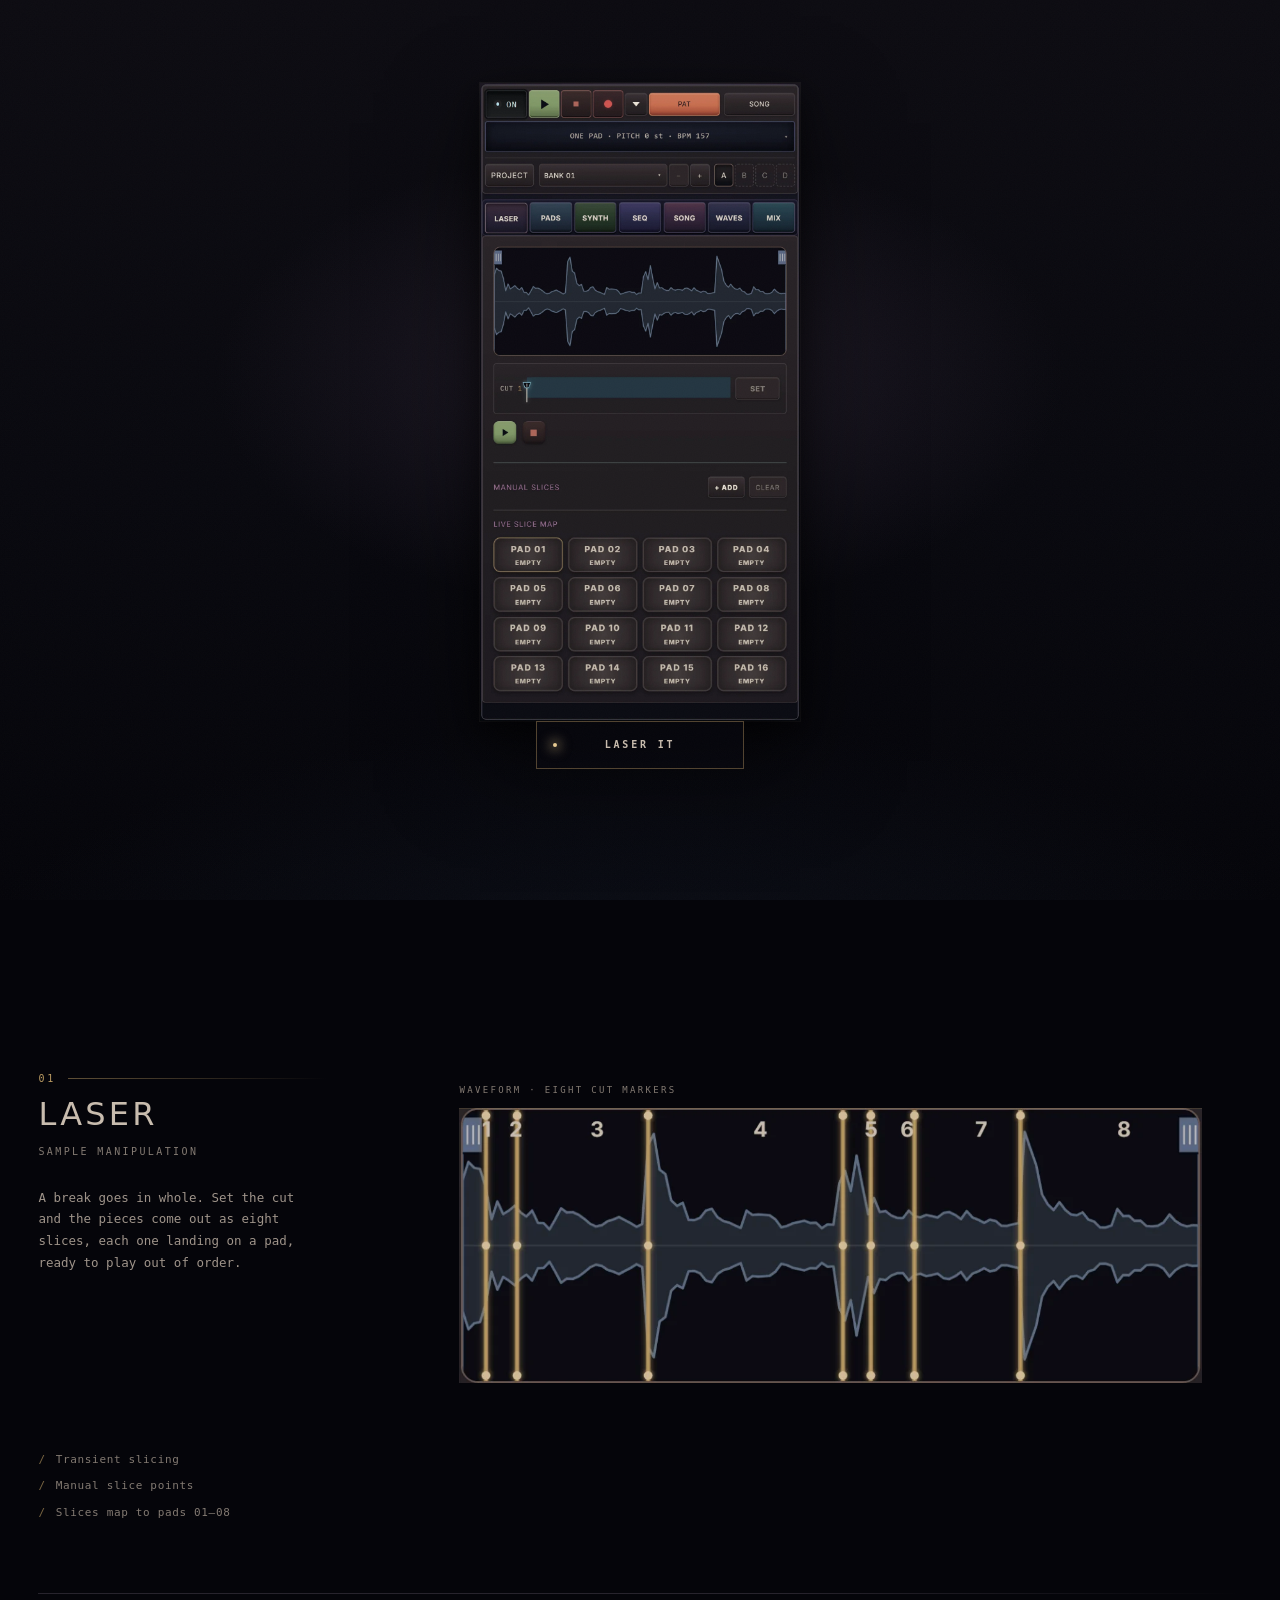
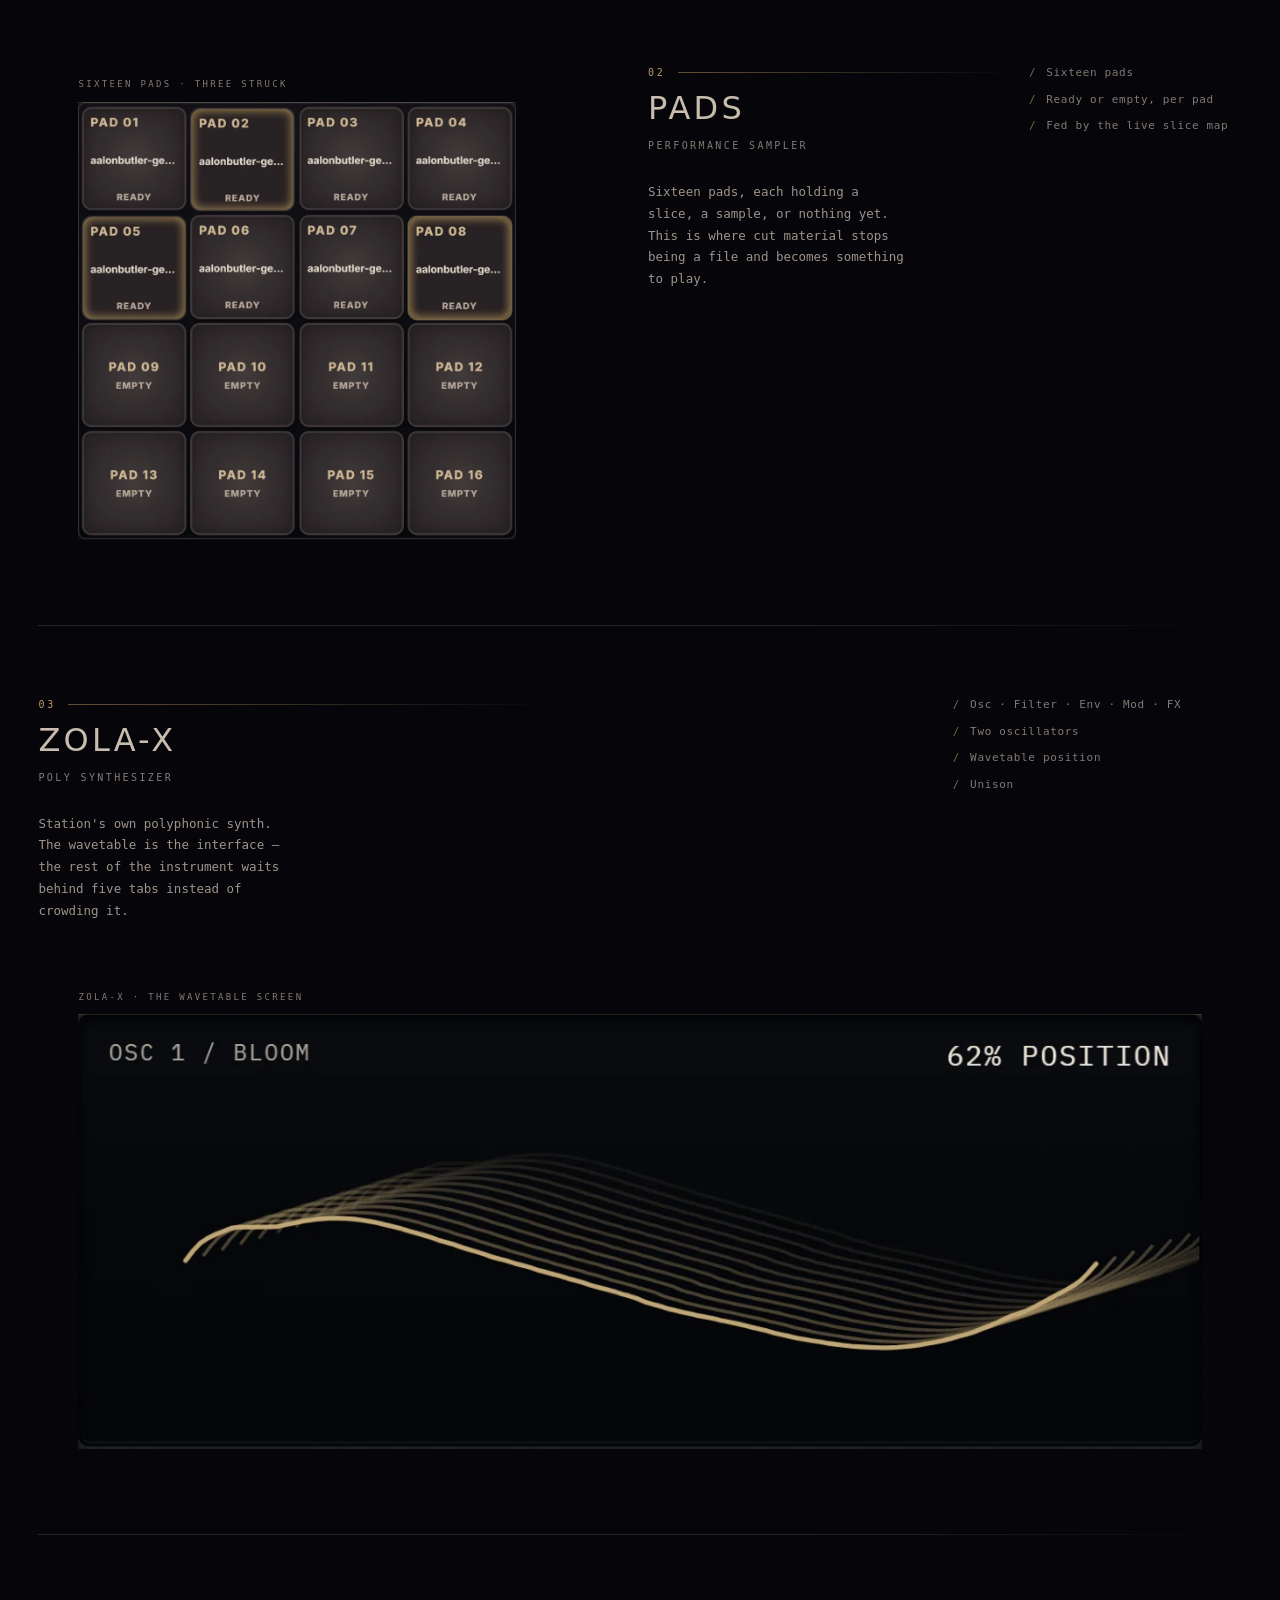
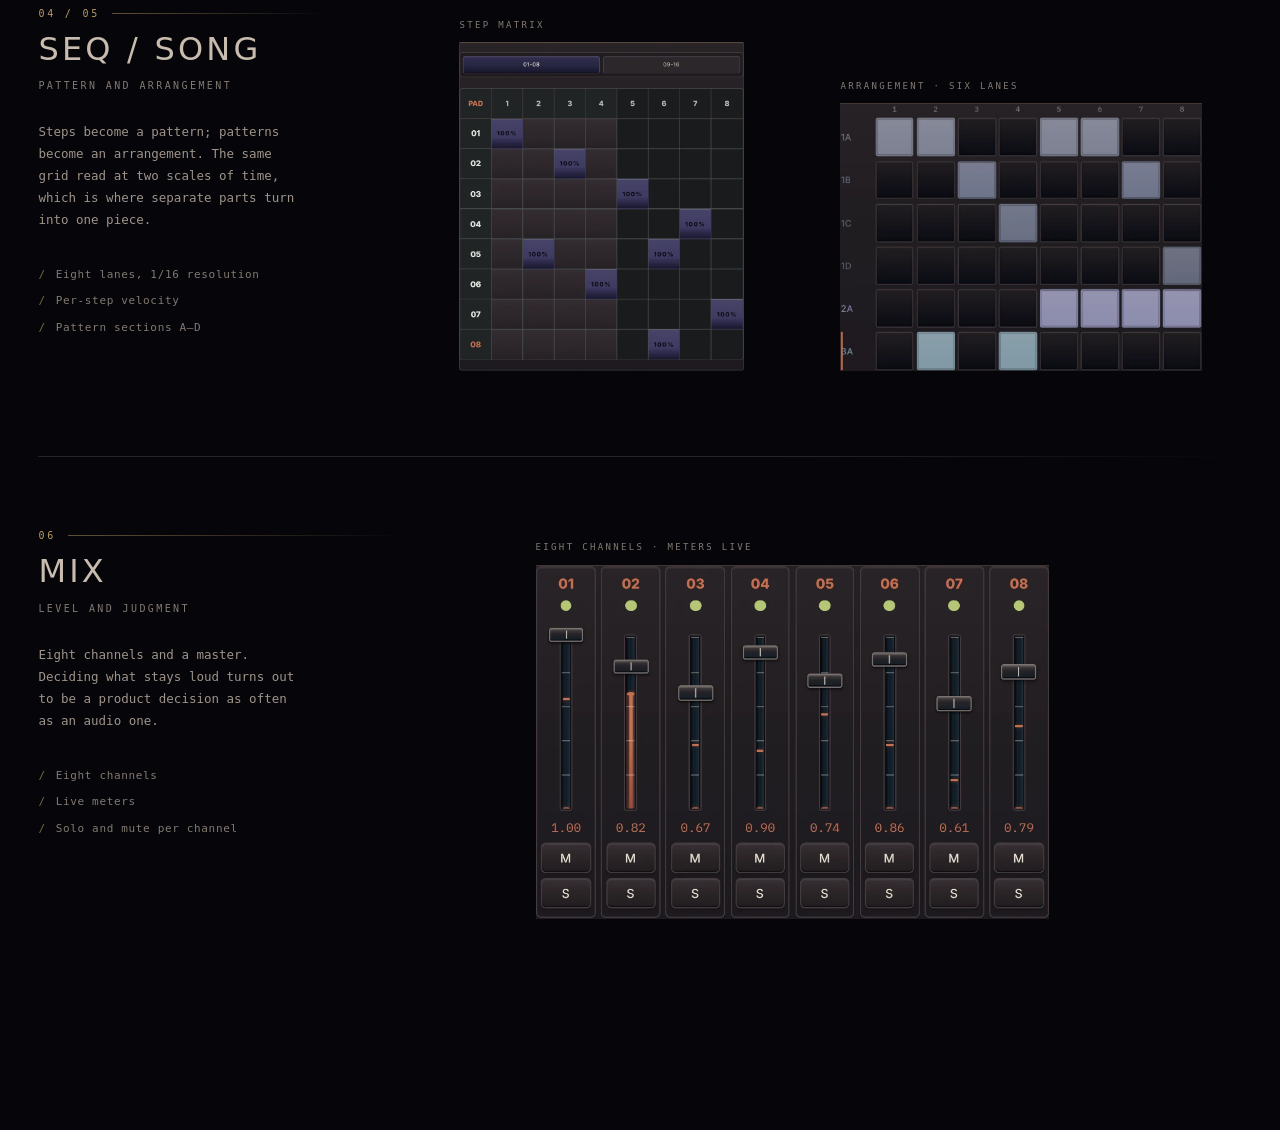
<file: index.html>
<!doctype html>
<html lang="en" class="no-js">
<head>
<meta charset="utf-8">
<meta name="viewport" content="width=device-width, initial-scale=1">
<title>Station — LASER IT</title>
<meta name="description" content="Station is a music workstation that runs in a browser tab. Cut it open along its own seams and every mode it holds comes out of the same place.">
<meta name="color-scheme" content="dark">
<script>document.documentElement.classList.remove('no-js')</script>
<link rel="preload" as="image" type="image/webp" href="media/station/final/station-laser-loaded.webp" fetchpriority="high">
<link rel="preload" as="image" type="image/webp" href="media/station/final/station-laser-cut.webp">
<link rel="stylesheet" href="styles/grid.css">
<link rel="stylesheet" href="styles/site.css">
<link rel="stylesheet" href="styles/hero.css">
<link rel="stylesheet" href="styles/chapters.css">
</head>
<body>

<!--
  The page has two gears.

  The overview is the poster: Station intact, one LASER IT, and everything the
  product can do. The beam changes the Station state, then five complete mode
  surfaces and four complete synth instruments leave the same source and land
  in a deterministic 12-column capability field.

  Past it the page slows down and reads like a magazine: one module per
  chapter, at reading speed, each with a screen big enough to become the real
  thing later.

  TODO(content): the masthead still needs the builder's byline, and every lede
  and spec list below is provisional. ASSET_PLAN.md "Missing-content rule".
-->

<main>

<section class="hero" id="stage" data-state="intact" aria-labelledby="heroTitle">
  <h1 class="visually-hidden" id="heroTitle">Station — a music workstation in a browser tab</h1>
  <p class="visually-hidden" id="heroStatus" role="status" aria-live="polite">Station is ready.</p>

  <div class="hero__canvas">
    <div class="hero__source" id="heroSource">
      <figure class="hero__station">
        <div class="hero__station-media" id="stationMedia">
          <img class="hero__station-before"
               src="media/station/final/station-laser-loaded.webp"
               width="1000" height="1996" fetchpriority="high" decoding="sync"
               alt="The complete Station music workstation in its Laser view.">
          <img class="hero__station-after"
               src="media/station/final/station-laser-cut.webp"
               width="1000" height="1996" decoding="async" alt="">
          <span class="hero__laser" aria-hidden="true"></span>
          <span class="hero__laser-trail" aria-hidden="true"></span>
        </div>
        <figcaption class="visually-hidden">One complete Station hides sampling, pads, synthesis, sequencing, arrangement and mixing.</figcaption>
      </figure>

      <button class="hero__trigger" id="laserIt" type="button" aria-describedby="heroActionHint">
        <span>Laser it</span>
        <i aria-hidden="true"></i>
      </button>
      <p class="visually-hidden" id="heroActionHint">Reveal everything inside Station.</p>
    </div>

    <ol class="hero__cards" id="capabilityCards" aria-label="Station capabilities" aria-hidden="true">
      <li class="capability capability--laser" data-mode="laser">
        <figure>
          <img data-src="media/station/final/capability-laser.webp" width="960" height="1405" alt="The complete Laser mode with sliced waveform, cut controls and live slice map.">
          <figcaption><span>01</span> Laser</figcaption>
        </figure>
      </li>
      <li class="capability capability--pads" data-mode="pads">
        <figure>
          <img data-src="media/station/final/capability-pads.webp" width="960" height="983" alt="The complete Pads mode with sixteen performance pads.">
          <figcaption><span>02</span> Pads</figcaption>
        </figure>
      </li>
      <li class="capability capability--bassic" data-mode="synth-bassic">
        <figure>
          <img data-src="media/station/final/capability-synth-bassic.webp" width="960" height="1196" alt="The complete BASSIC synthesizer panel.">
          <figcaption><span>03A · Synth</span> Bassic</figcaption>
        </figure>
      </li>
      <li class="capability capability--monogorg" data-mode="synth-monogorg">
        <figure>
          <img data-src="media/station/final/capability-synth-monogorg.webp" width="960" height="1179" alt="The complete MONOGORG synthesizer panel.">
          <figcaption><span>03B · Synth</span> Monogorg</figcaption>
        </figure>
      </li>
      <li class="capability capability--zola" data-mode="synth-zola-x">
        <figure>
          <img data-src="media/station/final/capability-synth-zola-x.webp" width="960" height="1154" alt="The complete ZOLA-X wavetable synthesizer panel.">
          <figcaption><span>03C · Synth</span> Zola-X</figcaption>
        </figure>
      </li>
      <li class="capability capability--drum" data-mode="synth-drum">
        <figure>
          <img data-src="media/station/final/capability-synth-drum.webp" width="960" height="903" alt="The complete Drum Synth panel in its kick voice.">
          <figcaption><span>03D · Synth</span> Drum Synth</figcaption>
        </figure>
      </li>
      <li class="capability capability--seq" data-mode="seq">
        <figure>
          <img data-src="media/station/final/capability-seq.webp" width="960" height="1094" alt="The complete step sequencer matrix.">
          <figcaption><span>04</span> Seq</figcaption>
        </figure>
      </li>
      <li class="capability capability--song" data-mode="song">
        <figure>
          <img data-src="media/station/final/capability-song.webp" width="960" height="826" alt="The complete Song arrangement with six lanes.">
          <figcaption><span>05</span> Song</figcaption>
        </figure>
      </li>
      <li class="capability capability--mix" data-mode="mix">
        <figure>
          <img data-src="media/station/final/capability-mix.webp" width="960" height="1052" alt="The complete Mix surface with eight channels and bus controls.">
          <figcaption><span>06</span> Mix</figcaption>
        </figure>
      </li>
    </ol>

    <div class="hero__flash" aria-hidden="true"></div>
    <div class="hero__grid-guide" aria-hidden="true">
      <i></i><i></i><i></i><i></i><i></i><i></i>
      <i></i><i></i><i></i><i></i><i></i><i></i>
    </div>
  </div>

  <a class="hero__scroll-cue" id="scrollCue" href="#ch-laser-title"
     aria-label="Continue to the detailed Station features" aria-hidden="true" tabindex="-1">
    <span aria-hidden="true"></span>
  </a>
</section>


<!--
  THE CHAPTERS

  Order follows the approved narrative backbone in DECISIONS.md — LASER, PADS,
  SYNTH, SEQ / SONG, MIX — not the running order of the reference sheet, which
  opens on the synth. Reordering is DOM order and nothing else.

  Every .demo__screen is a stage, not a picture. The still standing in it now
  is the module's real capture; the interaction pass replaces or overlays it
  with the working thing. Each capture has a partner state already sitting in
  assets/station/current/details/ for exactly that — pads at rest, meters idle,
  waveform uncut, wavetable sounding.
-->
<div class="chapters">

  <!-- ─── 01 already happened above: the overview and the cut ─────────── -->

  <section class="chapter ch--laser" aria-labelledby="ch-laser-title">
    <div class="chapter__grid grid">

      <div class="chapter__head">
        <p class="chapter__n">01</p>
        <h2 class="chapter__title" id="ch-laser-title">Laser</h2>
        <p class="chapter__kicker">Sample manipulation</p>
        <p class="chapter__lede">
          A break goes in whole. Set the cut and the pieces come out as eight
          slices, each one landing on a pad, ready to play out of order.
        </p>
      </div>

      <!-- interaction pass: draggable slice points, a travelling playhead.
           Partner captures: waveform-laser.png (uncut), waveform-playhead.png -->
      <figure class="demo" data-demo="laser">
        <p class="demo__mark">Waveform · eight cut markers</p>
        <div class="demo__screen" style="--ar: 1200 / 445">
          <img class="demo__still" src="media/station/details/laser-slices.webp"
               width="1200" height="445" loading="lazy" decoding="async" fetchpriority="low"
               alt="Station's waveform display, one break shown with eight gold cut markers across it.">
        </div>
      </figure>

      <ul class="specs">
        <li>Transient slicing</li>
        <li>Manual slice points</li>
        <li>Slices map to pads 01–08</li>
      </ul>

    </div>
  </section>


  <section class="chapter ch--pads" aria-labelledby="ch-pads-title">
    <div class="chapter__grid grid">

      <!-- interaction pass: press a pad, get the physical return.
           Partner capture: pads-grid.png (the same grid at rest) -->
      <figure class="demo" data-demo="pads">
        <p class="demo__mark">Sixteen pads · three struck</p>
        <div class="demo__screen" style="--ar: 1000 / 1002">
          <img class="demo__still" src="media/station/details/pads-grid.webp"
               width="1000" height="1002" loading="lazy" decoding="async" fetchpriority="low"
               alt="Station's sixteen-pad grid, three pads lit and holding slices, the rest empty.">
        </div>
      </figure>

      <div class="chapter__head">
        <p class="chapter__n">02</p>
        <h2 class="chapter__title" id="ch-pads-title">Pads</h2>
        <p class="chapter__kicker">Performance sampler</p>
        <p class="chapter__lede">
          Sixteen pads, each holding a slice, a sample, or nothing yet. This is
          where cut material stops being a file and becomes something to play.
        </p>
      </div>

      <ul class="specs">
        <li>Sixteen pads</li>
        <li>Ready or empty, per pad</li>
        <li>Fed by the live slice map</li>
      </ul>

    </div>
  </section>


  <section class="chapter ch--synth" aria-labelledby="ch-synth-title">
    <div class="chapter__grid grid">

      <div class="chapter__head">
        <p class="chapter__n">03</p>
        <h2 class="chapter__title" id="ch-synth-title">Zola-X</h2>
        <p class="chapter__kicker">Poly synthesizer</p>
        <p class="chapter__lede">
          Station's own polyphonic synth. The wavetable is the interface — the
          rest of the instrument waits behind five tabs instead of crowding it.
        </p>
      </div>

      <ul class="specs">
        <li>Osc · Filter · Env · Mod · FX</li>
        <li>Two oscillators</li>
        <li>Wavetable position</li>
        <li>Unison</li>
      </ul>

      <!-- interaction pass: the wavetable moves under the position control.
           Partner capture: wavetable-zola-x-active.png (sounding) -->
      <figure class="demo" data-demo="zola-x">
        <p class="demo__mark">ZOLA-X · the wavetable screen</p>
        <div class="demo__screen" style="--ar: 1200 / 464">
          <img class="demo__still" src="media/station/details/zola-x-wavetable.webp"
               width="1200" height="464" loading="lazy" decoding="async" fetchpriority="low"
               alt="The ZOLA-X wavetable screen: a drawn waveform surface with the position readout above it.">
        </div>
      </figure>

    </div>
  </section>


  <section class="chapter ch--seq" aria-labelledby="ch-seq-title">
    <div class="chapter__grid grid">

      <div class="chapter__head">
        <p class="chapter__n">04 / 05</p>
        <h2 class="chapter__title" id="ch-seq-title">Seq / Song</h2>
        <p class="chapter__kicker">Pattern and arrangement</p>
        <p class="chapter__lede">
          Steps become a pattern; patterns become an arrangement. The same grid
          read at two scales of time, which is where separate parts turn into
          one piece.
        </p>
        <ul class="specs" style="margin-top: calc(3 * var(--rhythm))">
          <li>Eight lanes, 1/16 resolution</li>
          <li>Per-step velocity</li>
          <li>Pattern sections A–D</li>
        </ul>
      </div>

      <!-- interaction pass: a step playhead running the matrix -->
      <figure class="demo demo--seq" data-demo="seq">
        <p class="demo__mark">Step matrix</p>
        <div class="demo__screen" style="--ar: 1000 / 1155">
          <img class="demo__still" src="media/station/details/seq-grid.webp"
               width="1000" height="1155" loading="lazy" decoding="async" fetchpriority="low"
               alt="Station's step sequencer matrix: eight lanes of sixteen steps, some steps filled.">
        </div>
      </figure>

      <figure class="demo demo--song" data-demo="song">
        <p class="demo__mark">Arrangement · six lanes</p>
        <div class="demo__screen" style="--ar: 1000 / 742">
          <img class="demo__still" src="media/station/details/song-arrangement.webp"
               width="1000" height="742" loading="lazy" decoding="async" fetchpriority="low"
               alt="Station's arrangement grid: six lanes of clips laid out across bars.">
        </div>
      </figure>

    </div>
  </section>


  <section class="chapter ch--mix" aria-labelledby="ch-mix-title">
    <div class="chapter__grid grid">

      <div class="chapter__head">
        <p class="chapter__n">06</p>
        <h2 class="chapter__title" id="ch-mix-title">Mix</h2>
        <p class="chapter__kicker">Level and judgment</p>
        <p class="chapter__lede">
          Eight channels and a master. Deciding what stays loud turns out to be
          a product decision as often as an audio one.
        </p>
        <ul class="specs" style="margin-top: calc(3 * var(--rhythm))">
          <li>Eight channels</li>
          <li>Live meters</li>
          <li>Solo and mute per channel</li>
        </ul>
      </div>

      <!-- interaction pass: the meters move.
           Partner capture: mix-faders.png (the same bank, meters idle) -->
      <figure class="demo" data-demo="mix">
        <p class="demo__mark">Eight channels · meters live</p>
        <div class="demo__screen" style="--ar: 1000 / 689">
          <img class="demo__still" src="media/station/details/mix-channels.webp"
               width="1000" height="689" loading="lazy" decoding="async" fetchpriority="low"
               alt="Station's mixer: eight channel strips with faders and moving meters, and a master strip.">
        </div>
      </figure>

    </div>
  </section>

</div>

</main>

<script src="scripts/laser.js" defer></script>
</body>
</html>
</file>
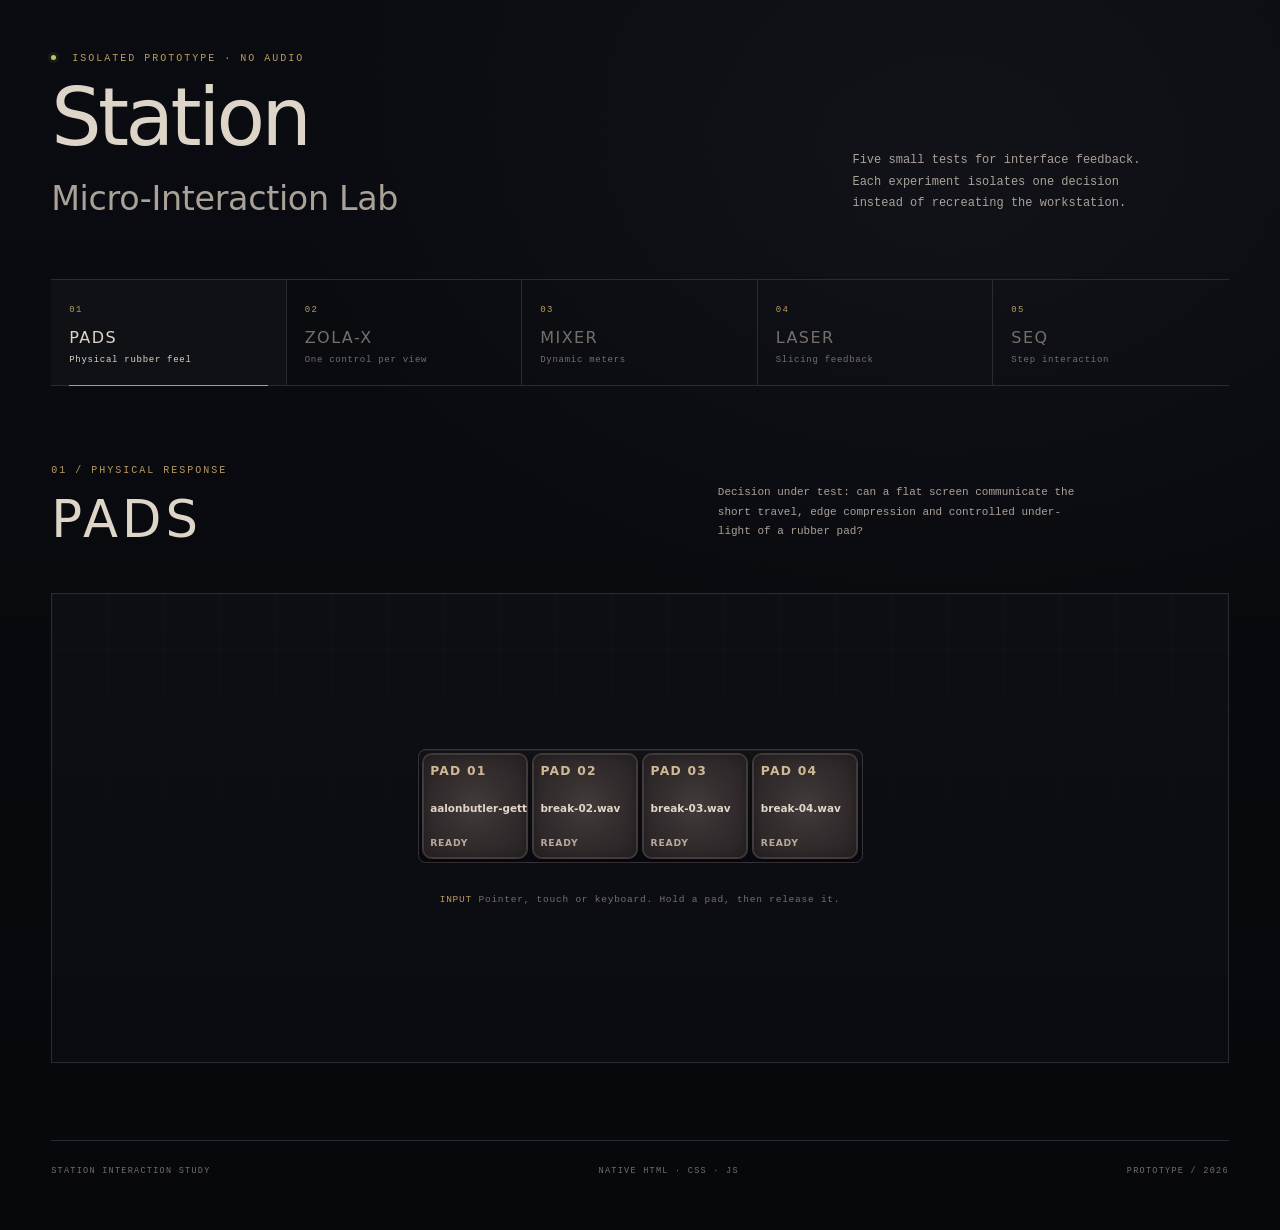
<file: prototypes/station-interactions/index.html>
<!doctype html>
<html lang="en" class="no-js">
<head>
  <meta charset="utf-8">
  <meta name="viewport" content="width=device-width, initial-scale=1">
  <meta name="color-scheme" content="dark">
  <title>Station Micro-Interaction Lab</title>
  <meta name="description" content="An isolated playground for five focused Station interface micro-interactions.">
  <script>document.documentElement.classList.remove('no-js')</script>
  <link rel="stylesheet" href="lab.css">
</head>
<body>
  <main class="lab-shell">
    <header class="lab-header">
      <div>
        <p class="eyebrow"><span class="status-dot" aria-hidden="true"></span> Isolated prototype · no audio</p>
        <h1>Station<br><span>Micro-Interaction Lab</span></h1>
      </div>
      <p class="lab-intro">Five small tests for interface feedback. Each experiment isolates one decision instead of recreating the workstation.</p>
    </header>

    <nav class="lab-nav" role="tablist" aria-label="Station micro-interaction prototypes">
      <button class="lab-tab is-active" id="tab-pads" type="button" role="tab" aria-selected="true" aria-controls="pads" data-target="pads">
        <span>01</span><strong>Pads</strong><small>Physical rubber feel</small>
      </button>
      <button class="lab-tab" id="tab-zola" type="button" role="tab" aria-selected="false" aria-controls="zola" data-target="zola" tabindex="-1">
        <span>02</span><strong>ZOLA-X</strong><small>One control per view</small>
      </button>
      <button class="lab-tab" id="tab-mixer" type="button" role="tab" aria-selected="false" aria-controls="mixer" data-target="mixer" tabindex="-1">
        <span>03</span><strong>Mixer</strong><small>Dynamic meters</small>
      </button>
      <button class="lab-tab" id="tab-laser" type="button" role="tab" aria-selected="false" aria-controls="laser" data-target="laser" tabindex="-1">
        <span>04</span><strong>Laser</strong><small>Slicing feedback</small>
      </button>
      <button class="lab-tab" id="tab-seq" type="button" role="tab" aria-selected="false" aria-controls="seq" data-target="seq" tabindex="-1">
        <span>05</span><strong>Seq</strong><small>Step interaction</small>
      </button>
    </nav>

    <section class="experiments" aria-live="off">
      <article class="experiment is-active" id="pads" role="tabpanel" aria-labelledby="tab-pads">
        <header class="experiment-head">
          <div>
            <p class="experiment-number">01 / Physical response</p>
            <h2>Pads</h2>
          </div>
          <p>Decision under test: can a flat screen communicate the short travel, edge compression and controlled under-light of a rubber pad?</p>
        </header>

        <div class="experiment-stage pads-stage">
          <div class="pad-bank" role="group" aria-label="Four playable prototype pads">
            <button class="rubber-pad" type="button" data-mechanism="pad" data-pad="01" data-pressed="false" data-playing="false" data-selected="false" data-loaded="true" aria-label="PAD 01, loaded: aalonbutler-gettinsoul.wav">
              <span class="pad-number">PAD 01</span><span class="pad-file" title="aalonbutler-gettinsoul.wav">aalonbutler-gettinsoul.wav</span><span class="pad-footer">READY</span>
            </button>
            <button class="rubber-pad" type="button" data-mechanism="pad" data-pad="02" data-pressed="false" data-playing="false" data-selected="false" data-loaded="true" aria-label="PAD 02, loaded: break-02.wav">
              <span class="pad-number">PAD 02</span><span class="pad-file" title="break-02.wav">break-02.wav</span><span class="pad-footer">READY</span>
            </button>
            <button class="rubber-pad" type="button" data-mechanism="pad" data-pad="03" data-pressed="false" data-playing="false" data-selected="false" data-loaded="true" aria-label="PAD 03, loaded: break-03.wav">
              <span class="pad-number">PAD 03</span><span class="pad-file" title="break-03.wav">break-03.wav</span><span class="pad-footer">READY</span>
            </button>
            <button class="rubber-pad" type="button" data-mechanism="pad" data-pad="04" data-pressed="false" data-playing="false" data-selected="false" data-loaded="true" aria-label="PAD 04, loaded: break-04.wav">
              <span class="pad-number">PAD 04</span><span class="pad-file" title="break-04.wav">break-04.wav</span><span class="pad-footer">READY</span>
            </button>
          </div>
          <p class="stage-note"><span>Input</span> Pointer, touch or keyboard. Hold a pad, then release it.</p>
        </div>
      </article>

      <article class="experiment" id="zola" role="tabpanel" aria-labelledby="tab-zola" hidden>
        <header class="experiment-head">
          <div>
            <p class="experiment-number">02 / Control → response</p>
            <h2>ZOLA-X</h2>
          </div>
          <p>Decision under test: can one focused control per view make the display response feel direct, technical and immediately understandable?</p>
        </header>

        <div class="experiment-stage zola-stage">
          <section class="zx-workspace" id="zolaWorkspace" aria-label="ZOLA-X visual micro-demo">
            <div class="zx-display">
              <div class="zx-display-glass">
                <div class="zx-display-readout">
                  <span id="zolaDisplayLabel">OSC 1 / BLOOM</span>
                  <output id="zolaDisplayValue">28% POSITION</output>
                </div>
                <div class="zx-display-visual">
                  <svg id="zolaDisplaySvg" viewBox="0 0 640 180" preserveAspectRatio="none" role="img" aria-label="Oscillator output with its recent history receding behind it"></svg>
                </div>
              </div>
            </div>

            <div class="zx-pages" role="group" aria-label="ZOLA-X section">
              <button class="zx-page-key" id="zx-tab-osc" type="button" data-zx-page="osc" data-engaged="true" aria-pressed="true"><span class="zx-page-face">OSC<span class="zx-lamp" aria-hidden="true"></span></span></button>
              <button class="zx-page-key" id="zx-tab-filter" type="button" data-zx-page="filter" data-engaged="false" aria-pressed="false"><span class="zx-page-face">FILTER<span class="zx-lamp" aria-hidden="true"></span></span></button>
              <button class="zx-page-key" id="zx-tab-env" type="button" data-zx-page="env" data-engaged="false" aria-pressed="false"><span class="zx-page-face">ENV<span class="zx-lamp" aria-hidden="true"></span></span></button>
              <button class="zx-page-key" id="zx-tab-mod" type="button" data-zx-page="mod" data-engaged="false" aria-pressed="false"><span class="zx-page-face">MOD<span class="zx-lamp" aria-hidden="true"></span></span></button>
            </div>

            <div class="zx-editor-panel" id="zolaControlPanel">
              <label class="zx-control zx-primary-control">
                <input id="zolaPrimaryControl" type="range" min="0" max="1" step="0.01" value="0.28" aria-label="POSITION">
                <span class="zx-control-legend" id="zolaControlLegend">POSITION</span>
                <output id="zolaControlValue">28%</output>
                <span class="zx-control-track" aria-hidden="true"><span class="zx-control-shuttle"></span></span>
              </label>
            </div>
          </section>
          <p class="stage-note" id="zolaStatus"><span>Input</span> Each view exposes one display-linked control: POSITION, CUTOFF, ATTACK or PHASE.</p>
        </div>
      </article>

      <article class="experiment" id="mixer" role="tabpanel" aria-labelledby="tab-mixer" hidden>
        <header class="experiment-head">
          <div>
            <p class="experiment-number">03 / Signal behavior</p>
            <h2>Mixer</h2>
          </div>
          <p>Decision under test: believable meter motion needs signal-shaped envelopes—quick attacks, slower releases and independent channel character.</p>
        </header>

        <div class="experiment-stage mixer-stage">
          <section class="mixer mixer-bank mixer-channels" id="mixerBank" aria-labelledby="mixerBankTitle">
            <div class="mixer-channel-heading">
              <p class="eyebrow" id="mixerBankTitle">Channels</p>
              <div class="mixer-page-controls" role="group" aria-label="Channel pages">
                <button class="mixer-toggle mixer-selector-active mixer-page-button" type="button" data-mixer-page="0" aria-pressed="true" aria-label="Show channels 1 through 8">1–8</button>
                <button class="mixer-toggle mixer-page-button" type="button" data-mixer-page="1" aria-pressed="false" aria-label="Show channels 9 through 16">9–16</button>
              </div>
            </div>
            <div class="mixer-meter-legend" aria-hidden="true">
              <span>LEVEL / dBFS</span>
              <span>0 · −12 · −24 · −36 · −48</span>
            </div>
            <div class="mixer-strips">
              <article class="mixer-strip" data-mixer-slot="0">
                <strong class="mixer-strip-label">01</strong><span class="mixer-strip-status mixer-strip-status-loaded" title="KICK_01.WAV" aria-label="KICK_01.WAV loaded"></span><span class="mixer-strip-pump" aria-hidden="true"></span>
                <div class="mixer-strip-level"><div class="channel-meter" role="meter" aria-label="PAD 01 signal level" aria-valuemin="-60" aria-valuemax="0" aria-valuenow="-60" aria-valuetext="Silence"><span class="channel-meter-track" aria-hidden="true"><span class="meter-energy"></span><span class="meter-peak"></span><span class="channel-meter-tick channel-meter-tick-zero"></span><span class="channel-meter-tick channel-meter-tick-minus-12"></span><span class="channel-meter-tick channel-meter-tick-minus-24"></span><span class="channel-meter-tick channel-meter-tick-minus-36"></span><span class="channel-meter-tick channel-meter-tick-minus-48"></span></span></div><div class="mixer-strip-fader" style="--mixer-fader-position: 82%;" aria-hidden="true"></div></div>
                <output>0.82</output><div class="mixer-strip-buttons"><button class="mixer-toggle" type="button" data-mixer-action="mute" aria-pressed="false" aria-label="PAD 01 mute">M</button><button class="mixer-toggle" type="button" data-mixer-action="solo" aria-pressed="false" aria-label="PAD 01 solo">S</button></div>
              </article>
              <article class="mixer-strip" data-mixer-slot="1">
                <strong class="mixer-strip-label">02</strong><span class="mixer-strip-status mixer-strip-status-loaded" title="SNARE_02.WAV" aria-label="SNARE_02.WAV loaded"></span><span class="mixer-strip-pump" aria-hidden="true"></span>
                <div class="mixer-strip-level"><div class="channel-meter" role="meter" aria-label="PAD 02 signal level" aria-valuemin="-60" aria-valuemax="0" aria-valuenow="-60" aria-valuetext="Silence"><span class="channel-meter-track" aria-hidden="true"><span class="meter-energy"></span><span class="meter-peak"></span><span class="channel-meter-tick channel-meter-tick-zero"></span><span class="channel-meter-tick channel-meter-tick-minus-12"></span><span class="channel-meter-tick channel-meter-tick-minus-24"></span><span class="channel-meter-tick channel-meter-tick-minus-36"></span><span class="channel-meter-tick channel-meter-tick-minus-48"></span></span></div><div class="mixer-strip-fader" style="--mixer-fader-position: 68%;" aria-hidden="true"></div></div>
                <output>0.68</output><div class="mixer-strip-buttons"><button class="mixer-toggle" type="button" data-mixer-action="mute" aria-pressed="false" aria-label="PAD 02 mute">M</button><button class="mixer-toggle" type="button" data-mixer-action="solo" aria-pressed="false" aria-label="PAD 02 solo">S</button></div>
              </article>
              <article class="mixer-strip" data-mixer-slot="2">
                <strong class="mixer-strip-label">03</strong><span class="mixer-strip-status mixer-strip-status-loaded" title="HAT_03.WAV" aria-label="HAT_03.WAV loaded"></span><span class="mixer-strip-pump mixer-strip-pump-source" aria-label="Sidechain source"></span>
                <div class="mixer-strip-level"><div class="channel-meter" role="meter" aria-label="PAD 03 signal level" aria-valuemin="-60" aria-valuemax="0" aria-valuenow="-60" aria-valuetext="Silence"><span class="channel-meter-track" aria-hidden="true"><span class="meter-energy"></span><span class="meter-peak"></span><span class="channel-meter-tick channel-meter-tick-zero"></span><span class="channel-meter-tick channel-meter-tick-minus-12"></span><span class="channel-meter-tick channel-meter-tick-minus-24"></span><span class="channel-meter-tick channel-meter-tick-minus-36"></span><span class="channel-meter-tick channel-meter-tick-minus-48"></span></span></div><div class="mixer-strip-fader" style="--mixer-fader-position: 74%;" aria-hidden="true"></div></div>
                <output>0.74</output><div class="mixer-strip-buttons"><button class="mixer-toggle" type="button" data-mixer-action="mute" aria-pressed="false" aria-label="PAD 03 mute">M</button><button class="mixer-toggle" type="button" data-mixer-action="solo" aria-pressed="false" aria-label="PAD 03 solo">S</button></div>
              </article>
              <article class="mixer-strip" data-mixer-slot="3">
                <strong class="mixer-strip-label">04</strong><span class="mixer-strip-status mixer-strip-status-loaded" title="PERC_04.WAV" aria-label="PERC_04.WAV loaded"></span><span class="mixer-strip-pump" aria-hidden="true"></span>
                <div class="mixer-strip-level"><div class="channel-meter" role="meter" aria-label="PAD 04 signal level" aria-valuemin="-60" aria-valuemax="0" aria-valuenow="-60" aria-valuetext="Silence"><span class="channel-meter-track" aria-hidden="true"><span class="meter-energy"></span><span class="meter-peak"></span><span class="channel-meter-tick channel-meter-tick-zero"></span><span class="channel-meter-tick channel-meter-tick-minus-12"></span><span class="channel-meter-tick channel-meter-tick-minus-24"></span><span class="channel-meter-tick channel-meter-tick-minus-36"></span><span class="channel-meter-tick channel-meter-tick-minus-48"></span></span></div><div class="mixer-strip-fader" style="--mixer-fader-position: 56%;" aria-hidden="true"></div></div>
                <output>0.56</output><div class="mixer-strip-buttons"><button class="mixer-toggle" type="button" data-mixer-action="mute" aria-pressed="false" aria-label="PAD 04 mute">M</button><button class="mixer-toggle" type="button" data-mixer-action="solo" aria-pressed="false" aria-label="PAD 04 solo">S</button></div>
              </article>
              <article class="mixer-strip" data-mixer-slot="4">
                <strong class="mixer-strip-label">05</strong><span class="mixer-strip-status mixer-strip-status-loaded" title="CHORD_05.WAV" aria-label="CHORD_05.WAV loaded"></span><span class="mixer-strip-pump" aria-hidden="true"></span>
                <div class="mixer-strip-level"><div class="channel-meter" role="meter" aria-label="PAD 05 signal level" aria-valuemin="-60" aria-valuemax="0" aria-valuenow="-60" aria-valuetext="Silence"><span class="channel-meter-track" aria-hidden="true"><span class="meter-energy"></span><span class="meter-peak"></span><span class="channel-meter-tick channel-meter-tick-zero"></span><span class="channel-meter-tick channel-meter-tick-minus-12"></span><span class="channel-meter-tick channel-meter-tick-minus-24"></span><span class="channel-meter-tick channel-meter-tick-minus-36"></span><span class="channel-meter-tick channel-meter-tick-minus-48"></span></span></div><div class="mixer-strip-fader" style="--mixer-fader-position: 79%;" aria-hidden="true"></div></div>
                <output>0.79</output><div class="mixer-strip-buttons"><button class="mixer-toggle" type="button" data-mixer-action="mute" aria-pressed="false" aria-label="PAD 05 mute">M</button><button class="mixer-toggle" type="button" data-mixer-action="solo" aria-pressed="false" aria-label="PAD 05 solo">S</button></div>
              </article>
              <article class="mixer-strip" data-mixer-slot="5">
                <strong class="mixer-strip-label">06</strong><span class="mixer-strip-status mixer-strip-status-loaded" title="BASS_06.WAV" aria-label="BASS_06.WAV loaded"></span><span class="mixer-strip-pump" aria-hidden="true"></span>
                <div class="mixer-strip-level"><div class="channel-meter" role="meter" aria-label="PAD 06 signal level" aria-valuemin="-60" aria-valuemax="0" aria-valuenow="-60" aria-valuetext="Silence"><span class="channel-meter-track" aria-hidden="true"><span class="meter-energy"></span><span class="meter-peak"></span><span class="channel-meter-tick channel-meter-tick-zero"></span><span class="channel-meter-tick channel-meter-tick-minus-12"></span><span class="channel-meter-tick channel-meter-tick-minus-24"></span><span class="channel-meter-tick channel-meter-tick-minus-36"></span><span class="channel-meter-tick channel-meter-tick-minus-48"></span></span></div><div class="mixer-strip-fader" style="--mixer-fader-position: 64%;" aria-hidden="true"></div></div>
                <output>0.64</output><div class="mixer-strip-buttons"><button class="mixer-toggle" type="button" data-mixer-action="mute" aria-pressed="false" aria-label="PAD 06 mute">M</button><button class="mixer-toggle" type="button" data-mixer-action="solo" aria-pressed="false" aria-label="PAD 06 solo">S</button></div>
              </article>
              <article class="mixer-strip" data-mixer-slot="6">
                <strong class="mixer-strip-label">07</strong><span class="mixer-strip-status mixer-strip-status-loaded" title="TEXTURE_07.WAV" aria-label="TEXTURE_07.WAV loaded"></span><span class="mixer-strip-pump" aria-hidden="true"></span>
                <div class="mixer-strip-level"><div class="channel-meter" role="meter" aria-label="PAD 07 signal level" aria-valuemin="-60" aria-valuemax="0" aria-valuenow="-60" aria-valuetext="Silence"><span class="channel-meter-track" aria-hidden="true"><span class="meter-energy"></span><span class="meter-peak"></span><span class="channel-meter-tick channel-meter-tick-zero"></span><span class="channel-meter-tick channel-meter-tick-minus-12"></span><span class="channel-meter-tick channel-meter-tick-minus-24"></span><span class="channel-meter-tick channel-meter-tick-minus-36"></span><span class="channel-meter-tick channel-meter-tick-minus-48"></span></span></div><div class="mixer-strip-fader" style="--mixer-fader-position: 71%;" aria-hidden="true"></div></div>
                <output>0.71</output><div class="mixer-strip-buttons"><button class="mixer-toggle" type="button" data-mixer-action="mute" aria-pressed="false" aria-label="PAD 07 mute">M</button><button class="mixer-toggle" type="button" data-mixer-action="solo" aria-pressed="false" aria-label="PAD 07 solo">S</button></div>
              </article>
              <article class="mixer-strip" data-mixer-slot="7">
                <strong class="mixer-strip-label">08</strong><span class="mixer-strip-status mixer-strip-status-loaded" title="FX_08.WAV" aria-label="FX_08.WAV loaded"></span><span class="mixer-strip-pump" aria-hidden="true"></span>
                <div class="mixer-strip-level"><div class="channel-meter" role="meter" aria-label="PAD 08 signal level" aria-valuemin="-60" aria-valuemax="0" aria-valuenow="-60" aria-valuetext="Silence"><span class="channel-meter-track" aria-hidden="true"><span class="meter-energy"></span><span class="meter-peak"></span><span class="channel-meter-tick channel-meter-tick-zero"></span><span class="channel-meter-tick channel-meter-tick-minus-12"></span><span class="channel-meter-tick channel-meter-tick-minus-24"></span><span class="channel-meter-tick channel-meter-tick-minus-36"></span><span class="channel-meter-tick channel-meter-tick-minus-48"></span></span></div><div class="mixer-strip-fader" style="--mixer-fader-position: 59%;" aria-hidden="true"></div></div>
                <output>0.59</output><div class="mixer-strip-buttons"><button class="mixer-toggle" type="button" data-mixer-action="mute" aria-pressed="false" aria-label="PAD 08 mute">M</button><button class="mixer-toggle" type="button" data-mixer-action="solo" aria-pressed="false" aria-label="PAD 08 solo">S</button></div>
              </article>
            </div>
          </section>
          <p class="stage-note"><span>Source</span> Programmed envelopes and curves only. No random-per-frame values and no audio engine.</p>
        </div>
      </article>

      <article class="experiment" id="laser" role="tabpanel" aria-labelledby="tab-laser" hidden>
        <header class="experiment-head">
          <div>
            <p class="experiment-number">04 / Direct feedback</p>
            <h2>Laser</h2>
          </div>
          <p>Decision under test: slicing feedback should be immediate and precise. A short hot line confirms the action; it does not become a light show.</p>
        </header>

        <div class="experiment-stage laser-stage">
          <div class="laser-surface" id="laserSurface" tabindex="0" role="group" aria-label="Waveform with seven slice markers. Move the pointer to position the playhead and click to trigger the nearest slice.">
            <svg class="waveform" id="laserWaveform" viewBox="0 0 1000 300" preserveAspectRatio="none" aria-hidden="true">
              <path class="waveform-fill waveform-fill--top" id="waveFillTop"></path>
              <path class="waveform-fill waveform-fill--bottom" id="waveFillBottom"></path>
              <path class="waveform-line" id="waveLineTop"></path>
              <path class="waveform-line" id="waveLineBottom"></path>
              <line class="waveform-zero" x1="0" y1="150" x2="1000" y2="150"></line>
            </svg>
            <div class="slice-reaction" id="sliceReaction" aria-hidden="true"></div>
            <div class="laser-playhead" id="laserPlayhead" aria-hidden="true"></div>
            <div class="laser-flashline" id="laserFlash" aria-hidden="true"></div>
            <div class="slice-markers" aria-label="Slice markers">
              <button class="slice-marker" type="button" style="--x:10%" data-x="0.10" aria-label="Trigger slice marker 1"><span>1</span></button>
              <button class="slice-marker" type="button" style="--x:25%" data-x="0.25" aria-label="Trigger slice marker 2"><span>2</span></button>
              <button class="slice-marker" type="button" style="--x:42%" data-x="0.42" aria-label="Trigger slice marker 3"><span>3</span></button>
              <button class="slice-marker" type="button" style="--x:55%" data-x="0.55" aria-label="Trigger slice marker 4"><span>4</span></button>
              <button class="slice-marker" type="button" style="--x:63%" data-x="0.63" aria-label="Trigger slice marker 5"><span>5</span></button>
              <button class="slice-marker" type="button" style="--x:76%" data-x="0.76" aria-label="Trigger slice marker 6"><span>6</span></button>
              <button class="slice-marker" type="button" style="--x:90%" data-x="0.90" aria-label="Trigger slice marker 7"><span>7</span></button>
            </div>
          </div>
          <p class="stage-note" id="laserStatus" aria-live="polite"><span>Input</span> Move for playhead · click waveform or a numbered marker to audition visual feedback.</p>
        </div>
      </article>

      <article class="experiment" id="seq" role="tabpanel" aria-labelledby="tab-seq" hidden>
        <header class="experiment-head">
          <div>
            <p class="experiment-number">05 / Discrete state</p>
            <h2>Seq</h2>
          </div>
          <p>Decision under test: active steps should read as committed musical events, not selected cells in a data table.</p>
        </header>

        <div class="experiment-stage seq-stage">
          <div class="seq-toolbar">
            <span>Pattern 01-A</span>
            <button id="seqTransport" type="button" aria-pressed="true"><i aria-hidden="true"></i><span>Playhead on</span></button>
          </div>
          <div class="seq-grid" id="seqGrid" role="grid" aria-label="Four pads by eight steps">
            <span class="seq-corner" role="columnheader">Pad</span>
            <span class="seq-column" role="columnheader" data-step="1">1</span><span class="seq-column" role="columnheader" data-step="2">2</span><span class="seq-column" role="columnheader" data-step="3">3</span><span class="seq-column" role="columnheader" data-step="4">4</span><span class="seq-column is-beat-dim" role="columnheader" data-step="5">5</span><span class="seq-column is-beat-dim" role="columnheader" data-step="6">6</span><span class="seq-column is-beat-dim" role="columnheader" data-step="7">7</span><span class="seq-column is-beat-dim" role="columnheader" data-step="8">8</span>
            <span class="seq-row-label" role="rowheader">01</span>
            <button class="seq-step is-on" role="gridcell" type="button" data-row="1" data-step="1" aria-label="Pad 01, step 1" aria-pressed="true"></button>
            <button class="seq-step" role="gridcell" type="button" data-row="1" data-step="2" aria-label="Pad 01, step 2" aria-pressed="false"></button>
            <button class="seq-step" role="gridcell" type="button" data-row="1" data-step="3" aria-label="Pad 01, step 3" aria-pressed="false"></button>
            <button class="seq-step" role="gridcell" type="button" data-row="1" data-step="4" aria-label="Pad 01, step 4" aria-pressed="false"></button>
            <button class="seq-step is-on" role="gridcell" type="button" data-row="1" data-step="5" aria-label="Pad 01, step 5" aria-pressed="true"></button>
            <button class="seq-step" role="gridcell" type="button" data-row="1" data-step="6" aria-label="Pad 01, step 6" aria-pressed="false"></button>
            <button class="seq-step" role="gridcell" type="button" data-row="1" data-step="7" aria-label="Pad 01, step 7" aria-pressed="false"></button>
            <button class="seq-step" role="gridcell" type="button" data-row="1" data-step="8" aria-label="Pad 01, step 8" aria-pressed="false"></button>

            <span class="seq-row-label" role="rowheader">02</span>
            <button class="seq-step" role="gridcell" type="button" data-row="2" data-step="1" aria-label="Pad 02, step 1" aria-pressed="false"></button>
            <button class="seq-step" role="gridcell" type="button" data-row="2" data-step="2" aria-label="Pad 02, step 2" aria-pressed="false"></button>
            <button class="seq-step is-on" role="gridcell" type="button" data-row="2" data-step="3" aria-label="Pad 02, step 3" aria-pressed="true"></button>
            <button class="seq-step" role="gridcell" type="button" data-row="2" data-step="4" aria-label="Pad 02, step 4" aria-pressed="false"></button>
            <button class="seq-step" role="gridcell" type="button" data-row="2" data-step="5" aria-label="Pad 02, step 5" aria-pressed="false"></button>
            <button class="seq-step" role="gridcell" type="button" data-row="2" data-step="6" aria-label="Pad 02, step 6" aria-pressed="false"></button>
            <button class="seq-step is-on" role="gridcell" type="button" data-row="2" data-step="7" aria-label="Pad 02, step 7" aria-pressed="true"></button>
            <button class="seq-step" role="gridcell" type="button" data-row="2" data-step="8" aria-label="Pad 02, step 8" aria-pressed="false"></button>

            <span class="seq-row-label" role="rowheader">03</span>
            <button class="seq-step" role="gridcell" type="button" data-row="3" data-step="1" aria-label="Pad 03, step 1" aria-pressed="false"></button>
            <button class="seq-step is-on" role="gridcell" type="button" data-row="3" data-step="2" aria-label="Pad 03, step 2" aria-pressed="true"></button>
            <button class="seq-step" role="gridcell" type="button" data-row="3" data-step="3" aria-label="Pad 03, step 3" aria-pressed="false"></button>
            <button class="seq-step" role="gridcell" type="button" data-row="3" data-step="4" aria-label="Pad 03, step 4" aria-pressed="false"></button>
            <button class="seq-step" role="gridcell" type="button" data-row="3" data-step="5" aria-label="Pad 03, step 5" aria-pressed="false"></button>
            <button class="seq-step is-on" role="gridcell" type="button" data-row="3" data-step="6" aria-label="Pad 03, step 6" aria-pressed="true"></button>
            <button class="seq-step" role="gridcell" type="button" data-row="3" data-step="7" aria-label="Pad 03, step 7" aria-pressed="false"></button>
            <button class="seq-step" role="gridcell" type="button" data-row="3" data-step="8" aria-label="Pad 03, step 8" aria-pressed="false"></button>

            <span class="seq-row-label" role="rowheader">04</span>
            <button class="seq-step" role="gridcell" type="button" data-row="4" data-step="1" aria-label="Pad 04, step 1" aria-pressed="false"></button>
            <button class="seq-step" role="gridcell" type="button" data-row="4" data-step="2" aria-label="Pad 04, step 2" aria-pressed="false"></button>
            <button class="seq-step" role="gridcell" type="button" data-row="4" data-step="3" aria-label="Pad 04, step 3" aria-pressed="false"></button>
            <button class="seq-step is-on" role="gridcell" type="button" data-row="4" data-step="4" aria-label="Pad 04, step 4" aria-pressed="true"></button>
            <button class="seq-step" role="gridcell" type="button" data-row="4" data-step="5" aria-label="Pad 04, step 5" aria-pressed="false"></button>
            <button class="seq-step" role="gridcell" type="button" data-row="4" data-step="6" aria-label="Pad 04, step 6" aria-pressed="false"></button>
            <button class="seq-step" role="gridcell" type="button" data-row="4" data-step="7" aria-label="Pad 04, step 7" aria-pressed="false"></button>
            <button class="seq-step is-on" role="gridcell" type="button" data-row="4" data-step="8" aria-label="Pad 04, step 8" aria-pressed="true"></button>
          </div>
          <p class="stage-note"><span>Input</span> Toggle individual steps. The playhead is visual only and carries no timing engine.</p>
        </div>
      </article>
    </section>

    <footer class="lab-footer">
      <span>Station interaction study</span><span>Native HTML · CSS · JS</span><span>Prototype / 2026</span>
    </footer>
  </main>

  <script src="lab.js" defer></script>
</body>
</html>
</file>
<file: styles/grid.css>
/* ==========================================================================
   website — the editorial grid

   One 16-column system for the whole site. Everything that gets placed on the
   page — masthead, running text, a Station plate, a control — resolves its
   position through the same three numbers: which column it starts on, how many
   it spans, and where its top edge sits.

   Two consumers, one arithmetic:

     .grid   flow layout. Real CSS Grid, 16 tracks. For anything that should
             stack and reflow: text, headers, lists.

     .plot   free composition. Children are absolutely positioned from the same
             column arithmetic, which is what lets a plate overlap its
             neighbour, start on column -1 or run off the right edge without
             leaving the system.

   The overlay at the bottom of this file draws the construction. It is a
   development tool and nothing in the finished design depends on it.
   ========================================================================== */

:root {
  /* --- the system ------------------------------------------------------ */
  --grid-cols:   16;

  /* Side margins hold the type away from the edge without turning the page
     into a centred column. They grow with the viewport so a 2560px screen does
     not get 32px of air beside a 2400px composition. */
  /* Side margins hold the type away from the edge without turning the page
     into a centred column.

     The second term keeps a viewport that is wide relative to its height
     honest. The Station composition is anchored on an object twice as tall as
     it is wide and sized from the columns, so its height is roughly half the
     grid width, while the room for it is the viewport height less the strip,
     the control and the padding — about 0.89 of it. Where the first outgrows
     the second, this term takes up the difference.

     The whole grid narrows together, so masthead, composition and control
     shorten on the same lines and nothing steps outside the system. Measured
     against the real page rather than derived: 1280x800, 1366x768, 1440x900,
     1920x900, 1920x1080 and 2560x1400 all resolve with no overflow. */
  --grid-margin-base: clamp(24px, 3vw, 56px);
  --grid-margin: clamp(20px, max(var(--grid-margin-base), calc(50vw - 89.2vh + 134px)), 720px);

  /* How much margin the wide-short rule added on top of the normal one. An
     element that is meant to be cut by the viewport edge moves out by this
     much, so it stays cut instead of drifting into the widened margin. */
  --bleed-nudge: max(0px, calc(var(--grid-margin) - var(--grid-margin-base)));

  /* Gutter is deliberately narrow. At 16 columns a wide gutter eats more width
     than the columns it separates: 15 gutters against 16 tracks. */
  --gutter:      clamp(12px, 1.25vw, 20px);

  /* Vertical rhythm. Type, spacing and control heights are multiples of this;
     the Station composition anchors on shared baselines instead, which is a
     different and stronger kind of order — see styles/station.css. */
  --rhythm:      8px;
}

/* ==========================================================================
   FLOW — .grid
   ========================================================================== */

.grid {
  display: grid;
  grid-template-columns: repeat(var(--grid-cols), minmax(0, 1fr));
  column-gap: var(--gutter);
}

/* Default: full width. Any child can claim its own run of columns with --c
   (start, 1-based) and --s (span) — the same two names .plot uses — and its
   own row with --r, which is what lets two items share a band instead of
   queueing one under the other. */
.grid > * {
  grid-column: var(--c, 1) / span var(--s, 16);
  grid-row: var(--r, auto);
}

/* ==========================================================================
   COMPOSITION — .plot

   The column step --cs is the distance from one column's left edge to the
   next: one column plus one gutter. Every horizontal number in a composition
   is a multiple of it, which is what makes "move PADS one column right" a
   one-character edit.

     x(c) = (c - 1) * cs                 left edge of column c
     w(s) = s * cs - gutter              width of a run of s columns

   c may be 0, negative, or larger than 16. That is not an escape from the
   system — it is how an element gets cut by the viewport edge while its
   visible edge still lands exactly on a column line.

   cqw rather than % because these numbers are used for vertical placement too,
   where a percentage would resolve against height instead of width.
   ========================================================================== */

/* A plot needs its own width as a resolvable length, and it needs it twice:
   its children read it to find their columns, and the plot itself reads it to
   work out how tall the composition is. An element is not its own container
   query container, so the wrapper carries .plot-host for the second case. */
.plot-host { container-type: inline-size; }

.plot {
  position: relative;
  container-type: inline-size;
  --cs: calc((100cqw + var(--gutter)) / var(--grid-cols));
  --grid-col: calc(var(--cs) - var(--gutter));
}

/* --c start column · --s span · --py top edge · --ar height ÷ width
   --nudge  a deliberate step outside the grid, for elements that are meant to
            be cut by the viewport rather than to sit on a line */
.plot .placed {
  position: absolute;
  left:   calc((var(--c) - 1) * var(--cs) + var(--nudge, 0px));
  top:    var(--py, 0px);
  width:  var(--pw);
  height: var(--ph);
  --pw: calc(var(--s) * var(--cs) - var(--gutter));
  --ph: calc(var(--pw) * var(--ar, 1));
}

/* ==========================================================================
   DEVELOPMENT OVERLAY

   Toggle: Shift+G, or load with ?grid — see scripts/grid-debug.js. Nothing
   here renders until that script builds the markup, so the shipped document
   contains no trace of it.

   It is fixed, inert and painted above everything, so it can never move a
   single pixel of the layout it is measuring.
   ========================================================================== */

.gridlab {
  position: fixed;
  inset: 0;
  z-index: 9999;
  pointer-events: none;
  contain: strict;
  font-family: var(--mono, monospace);
}

/* the margins, shown as what they are: space the grid does not own */
.gridlab__bleed {
  position: absolute;
  inset: 0;
  border-inline: var(--grid-margin) solid rgba(120, 90, 200, .10);
}

/* the 16 columns, laid out by the same .grid the page uses — so if this ever
   disagreed with the composition, the composition would be the thing at fault */
.gridlab__cols {
  position: absolute;
  top: 0;
  bottom: 0;
  left: var(--grid-margin);
  width: var(--hero-width);
  display: grid;
  grid-template-columns: repeat(var(--grid-cols), minmax(0, 1fr));
  column-gap: var(--gutter);
}

.gridlab__col {
  position: relative;
  background: rgba(150, 110, 255, .10);
  border-inline: 1px solid rgba(160, 120, 255, .22);
}

.gridlab__col::before {
  content: attr(data-n);
  position: absolute;
  top: 4px; left: 0; right: 0;
  text-align: center;
  font-size: 9px;
  letter-spacing: .05em;
  color: rgba(190, 165, 255, .75);
}

/* every fourth line reads stronger, so column runs are countable at a glance */
.gridlab__col:nth-child(4n + 1) { border-left-color: rgba(190, 150, 255, .55); }

.gridlab__rhythm {
  position: absolute;
  inset: 0;
  background-image: repeating-linear-gradient(
    to bottom,
    rgba(150, 110, 255, .16) 0 1px,
    transparent 1px var(--rhythm));
}

.gridlab__meta {
  position: absolute;
  left: var(--grid-margin);
  bottom: 6px;
  margin: 0;
  padding: 4px 8px;
  background: rgba(20, 12, 34, .88);
  border: 1px solid rgba(160, 120, 255, .35);
  font-size: 9.5px;
  letter-spacing: .12em;
  text-transform: uppercase;
  color: rgba(205, 185, 255, .9);
  white-space: nowrap;
}

@media (prefers-reduced-motion: no-preference) {
  .gridlab { animation: gridlab-in 140ms ease both; }
  @keyframes gridlab-in { from { opacity: 0 } to { opacity: 1 } }
}
</file>
<file: styles/site.css>
/* ==========================================================================
   website — Scene 00 / Scene 01
   Station intact  ->  LASER IT  ->  eight meaningful layers

   Everything here is native: semantic HTML, CSS Grid, custom properties,
   transforms, one inline SVG. No dependencies, no build step.

   The palette and the gold are sampled straight out of the Station captures
   (assets/station/current/), not invented. The eight cut positions are the
   real gaps between Station's chassis modules, measured off the source PNG,
   so the instrument opens along its own seams.
   ========================================================================== */

:root {
  /* ink — sampled from the chassis */
  --ink-void:   #05050a;
  --ink-0:      #08080d;
  --ink-1:      #0d0c12;
  --rule:       #2b2731;

  /* light — a three-step ramp, every step above 4.5:1 on the stage because the
     labels that use it are 10-11px and none of them may be decorative-only */
  --sand:       #c8bcae;   /* 10.5:1 */
  --sand-mid:   #9f948a;   /*  6.6:1 */
  --sand-low:   #837a72;   /*  4.7:1 */

  /* the laser */
  --gold:       #b99a62;
  --gold-lit:   #e8cb92;
  --gold-hot:   #fff4dd;

  /* object geometry — desktop is height-driven */
  --frame-h:    clamp(320px, 58vh, 660px);
  --frame-h:    clamp(320px, 58svh, 660px);
  --frame-w:    calc(var(--frame-h) * 451 / 900);
  --gap:        calc(var(--frame-h) * 0.024);
  --bleed:      0.75px;   /* removes sub-pixel hairlines between untouched bands */
  --rig-scale:  0.90;

  /* the core: everything below the view tabs, which is the part that changes
     with the active mode. measured off the capture, not guessed. */
  --core-top:   .24589;
  --core-h:     .75411;   /* the whole core: 221.3 to 900 */
  --plate-h:    .64300;   /* the part of it every mode actually uses: 221.3 to 800 */
  --pw:         var(--frame-w);
  --ph:         calc(var(--plate-h) * var(--frame-h));
  --fan-scale:  0.94;

  /* timeline — mirrored in scripts/laser.js */
  --t-arm:      140ms;
  --t-sweep:    620ms;
  --t-flash:    150ms;
  --t-open:     980ms;
  --t-heal:     520ms;
  --t-deal:     1000ms;

  --ease-open:  cubic-bezier(.16, 1, .3, 1);
  --ease-snap:  cubic-bezier(.2, .9, .25, 1);

  --sans: "Segoe UI Variable Display", "Segoe UI", system-ui, -apple-system,
          "Helvetica Neue", Arial, sans-serif;
  --mono: ui-monospace, "JetBrains Mono", "SFMono-Regular", "Cascadia Mono",
          "Roboto Mono", Consolas, "DejaVu Sans Mono", monospace;
}

*, *::before, *::after { box-sizing: border-box; }
html, body { height: 100%; }

body {
  margin: 0;
  background: var(--ink-void);
  color: var(--sand);
  font-family: var(--mono);
  font-size: 13px;
  line-height: 1.5;
  -webkit-font-smoothing: antialiased;
  text-rendering: optimizeLegibility;
  overflow-x: hidden;
}

.visually-hidden {
  position: absolute; width: 1px; height: 1px;
  margin: -1px; padding: 0; border: 0;
  clip-path: inset(50%); overflow: hidden; white-space: nowrap;
}

/* ==========================================================================
   STAGE — the room the object stands in
   ========================================================================== */

.stage {
  position: relative;
  isolation: isolate;
  min-height: 100svh;
  display: grid;
  grid-template-rows: auto minmax(0, 1fr) auto;
  gap: clamp(14px, 2.6vh, 32px);
  padding: clamp(18px, 3vw, 42px);
}

/* one soft key light behind the object, one cold fill off the floor */
.stage::before {
  content: "";
  position: absolute; inset: 0; z-index: -2;
  background:
    radial-gradient(56% 40% at 50% 38%, rgba(78, 66, 88, .5), transparent 68%),
    radial-gradient(92% 58% at 50% 116%, rgba(26, 32, 46, .55), transparent 72%),
    linear-gradient(180deg, var(--ink-1) 0%, var(--ink-0) 58%, var(--ink-void) 100%);
}

/* grain — stops large flat darks from banding */
.stage::after {
  content: "";
  position: absolute; inset: 0; z-index: -1;
  pointer-events: none;
  opacity: .035;
  background-image: url("data:image/svg+xml,%3Csvg xmlns='http://www.w3.org/2000/svg' width='140' height='140'%3E%3Cfilter id='n'%3E%3CfeTurbulence type='fractalNoise' baseFrequency='.85' numOctaves='3'/%3E%3C/filter%3E%3Crect width='140' height='140' filter='url(%23n)'/%3E%3C/svg%3E");
}

/* ==========================================================================
   MASTHEAD — a strip, not a navbar
   ========================================================================== */

.masthead {
  display: flex;
  align-items: flex-start;
  justify-content: space-between;
  gap: 24px;
  flex-wrap: wrap;
}

/* two voices: an editorial sans for the object's name, mono for everything
   the instrument would say about itself */
.wordmark {
  margin: 0;
  font-family: var(--sans);
  font-size: clamp(30px, 3.6vw, 52px);
  font-weight: 300;
  letter-spacing: -.022em;
  line-height: .95;
  color: var(--sand);
}

.tagline {
  margin: 12px 0 0;
  font-size: 10.5px;
  letter-spacing: .2em;
  text-transform: uppercase;
  color: var(--sand-low);
}

.readout {
  margin: 0;
  display: flex;
  align-items: center;
  gap: 9px;
  padding: 8px 15px;
  border: 1px solid var(--rule);
  border-radius: 1px;
  background: rgba(8, 8, 13, .6);
  font-size: 10.5px;
  letter-spacing: .16em;
  text-transform: uppercase;
  color: var(--sand-mid);
  white-space: nowrap;
  transition: color 260ms ease, border-color 260ms ease;
}

.readout__lamp {
  width: 5px; height: 5px; border-radius: 50%;
  background: var(--sand-low);
  transition: background 200ms ease, box-shadow 200ms ease;
}

[data-state="arming"]  .readout,
[data-state="slicing"] .readout { color: var(--gold-lit); border-color: rgba(185, 154, 98, .55); }
[data-state="arming"]  .readout__lamp,
[data-state="slicing"] .readout__lamp { background: var(--gold-lit); box-shadow: 0 0 10px var(--gold); }
[data-state="sliced"]  .readout,
[data-state="released"] .readout,
[data-state="closing"]  .readout      { color: var(--sand); border-color: rgba(185, 154, 98, .3); }
[data-state="sliced"]  .readout__lamp,
[data-state="released"] .readout__lamp,
[data-state="closing"]  .readout__lamp { background: var(--gold); box-shadow: 0 0 7px rgba(185, 154, 98, .7); }

/* ==========================================================================
   THEATRE
   Before the cut this is mostly empty and looks like restraint. After it, the
   emptiness turns out to have been clearance: the object needed somewhere to
   open into.
   ========================================================================== */

.theatre {
  display: grid;
  place-items: center;
  min-height: 0;
  perspective: 1500px;
  perspective-origin: 50% 44%;
}

/* the figure has to keep the 3D context open, or it flattens everything below
   it and every translateZ in the scene silently does nothing */
.object { margin: 0; transform-style: preserve-3d; }

.rig {
  position: relative;
  transform-style: preserve-3d;
  transition: transform var(--t-open) var(--ease-open);
}
[data-state="sliced"] .rig { transform: scale(var(--rig-scale)); }
/* the fan needs more of the viewport than the opened object did */
[data-state="released"] .rig,
[data-state="closing"]  .rig { transform: translate3d(0, -1%, 0) scale(var(--fan-scale)); }

.frame {
  position: relative;
  width: var(--frame-w);
  height: var(--frame-h);
  transform-style: preserve-3d;
}

/* ground shadow — spreads and softens as the object opens */
.cast {
  position: absolute;
  left: 50%; top: 100%;
  width: 170%; height: clamp(46px, 10vh, 92px);
  transform: translate(-50%, -16%);
  background: radial-gradient(50% 50% at 50% 50%, rgba(0, 0, 0, .8), transparent 70%);
  transition: transform var(--t-open) var(--ease-open), opacity var(--t-open) ease;
}
[data-state="sliced"] .cast { transform: translate(-50%, 2%) scale(1.24, .7); opacity: .5; }
[data-state="released"] .cast,
[data-state="closing"]  .cast { transform: translate(-50%, 16%) scaleY(.5); opacity: .26; }

/* --- the eight layers --------------------------------------------------- */

.slices { position: absolute; inset: 0; transform-style: preserve-3d; }

.slice {
  position: absolute;
  left: 0; right: 0;
  top:    calc(var(--t) * var(--frame-h));
  height: calc(var(--h) * var(--frame-h) + var(--bleed));
  overflow: hidden;
  transform: translate3d(0, 0, 0);
  transition: transform var(--t-open) var(--ease-open);
}

/* each layer carries the whole image and shows only its own band of it —
   which is why, untouched, the eight of them are indistinguishable from one screen */
.face {
  position: absolute;
  left: 0;
  width: 100%;
  height: var(--frame-h);
  top: calc(-1 * var(--t) * var(--frame-h));
  background-repeat: no-repeat;
  background-position: 0 0;
  background-size: 100% 100%;
}

/* display-sized WebP from tools/derive-media.mjs; the full-resolution capture is
   the fallback, and a browser that understands image-set() never fetches it */
.face--before {
  background-image: url("../assets/station/current/laser/laser-loaded.png");
  background-image: image-set(
    url("../media/station/final/station-laser-loaded.webp") type("image/webp"),
    url("../assets/station/current/laser/laser-loaded.png") type("image/png"));
}
.face--after {
  background-image: url("../assets/station/current/overview/station-overview-01.png");
  background-image: image-set(
    url("../media/station/final/station-laser-cut.webp") type("image/webp"),
    url("../assets/station/current/overview/station-overview-01.png") type("image/png"));
  opacity: 0;
  transition: opacity 130ms ease;
}
/* the laser cut the object AND the material inside it: the waveform gains its
   markers, CUT reads 8, the pad map fills. revealed under the flash. */
.is-flash .face--after,
[data-state="sliced"] .face--after,
[data-state="released"] .face--after,
[data-state="closing"] .face--after { opacity: 1; }

/* the cut edge: white-hot at the moment of the cut, cooling afterwards */
.slice::after {
  content: "";
  position: absolute; inset: 0;
  pointer-events: none;
  opacity: 0;
  border-top:    1px solid rgba(240, 220, 176, .85);
  border-bottom: 1px solid rgba(240, 220, 176, .5);
  background:
    linear-gradient(to bottom, rgba(201, 166, 102, .4), rgba(201, 166, 102, 0) 14px),
    linear-gradient(to top,    rgba(201, 166, 102, .26), rgba(201, 166, 102, 0) 14px);
  transition: opacity var(--t-heal) ease;
}
.slice--first::after {
  border-top-color: transparent;
  background-image: linear-gradient(to top, rgba(201, 166, 102, .26), rgba(201, 166, 102, 0) 14px);
}
.slice--last::after {
  border-bottom-color: transparent;
  background-image: linear-gradient(to bottom, rgba(201, 166, 102, .4), rgba(201, 166, 102, 0) 14px);
}
[data-state="sliced"] .slice::after,
[data-state="released"] .slice::after,
[data-state="closing"] .slice::after { animation: cool 1800ms ease-out forwards; }
/* once the core layers close back into one plate their shared edges are
   internal, so the heat on them would only read as a defect */
[data-state="released"] .slice--core::after,
[data-state="closing"]  .slice--core::after { animation: none; opacity: 0; }

@keyframes cool {
  0%, 20% { opacity: 1; }
  100%    { opacity: .36; }
}

/* --- layer geometry ------------------------------------------------------
   --t / --h  : where the layer sits in the object, measured off the capture
   --dxf      : sideways drift, as a fraction of object width
   --dz / --rz: a whisper of depth and tilt so the stack reads as material
   -------------------------------------------------------------------------- */

.chop--1 { --t: 0;       --h: .06644; --dxf: -.075; --dz: 28px; --rz: -.30deg; }
.chop--2 { --t: .06644;  --h: .04856; --dxf: -.030; --dz: 14px; --rz:  .22deg; }
.chop--3 { --t: .11500;  --h: .05926; --dxf:  .026; --dz: 20px; --rz: -.15deg; }
.chop--4 { --t: .17426;  --h: .07163; --dxf:  .072; --dz:  6px; --rz:  .26deg; }
.chop--5 { --t: .24589;  --h: .19833; --dxf: -.060; --dz: 30px; --rz: -.34deg; }
.chop--6 { --t: .44422;  --h: .07078; --dxf: -.014; --dz: 16px; --rz:  .18deg; }
.chop--7 { --t: .51500;  --h: .18867; --dxf:  .042; --dz: 24px; --rz: -.20deg; }
.chop--8 { --t: .70367;  --h: .29633; --dxf:  .086; --dz:  8px; --rz:  .24deg; }

.chop { --dx: calc(var(--dxf) * var(--frame-w)); }

[data-state="sliced"] .slice {
  transform:
    translate3d(var(--dx), calc((var(--i) - 4.5) * var(--gap)), var(--dz))
    rotate(var(--rz));
  transition-delay: calc((var(--i) - 1) * 36ms);
}

/* ==========================================================================
   THE DECK — the core is a magazine of states

   Station's chassis is byte-for-byte the same in every mode capture; only the
   area below the view tabs changes. So that area is not one screen, it is six
   lying exactly on top of one another. The cut opens the machine and they come
   out of that single place.

   Everything below is expressed in plate units — --pw across, --ph down — so
   the whole composition scales with the object instead of with the viewport.
   ========================================================================== */

.deck {
  list-style: none;
  margin: 0;
  padding: 0;
  position: absolute;
  left: 0; right: 0;
  top:    calc(var(--core-top) * var(--frame-h));
  height: var(--ph);
  transform-style: preserve-3d;
  pointer-events: none;
}

.plate {
  position: absolute;
  inset: 0;
  opacity: 0;
  transform: translate3d(0, 0, 0);
  transition: opacity 280ms ease, transform var(--t-open) var(--ease-open);
}

.plate__face {
  position: absolute;
  inset: 0;
  background-color: var(--ink-1);
  background-repeat: no-repeat;
  background-position: 0 0;
  background-size: 100% 100%;
}

/* The four core layers already carry the LASER state. This plate holds no
   image; it exists so the LASER label travels on exactly the same path they do. */
/* Every mode leaves some empty chassis at the bottom. Ending a plate on that
   hard rectangle is what would make it read as a card, so the tail is
   dissolved instead — the layers come out of the dark rather than sitting on
   top of it. The mask is on the face, not the plate, so the label survives it. */
.plate__face {
  -webkit-mask-image: linear-gradient(to bottom, #000 0 86%, transparent 100%);
          mask-image: linear-gradient(to bottom, #000 0 86%, transparent 100%);
}
/* the LASER state is the four core layers, so its tail lives on the last one.
   72% of the plate is 39% of that layer. */
[data-state="released"] .slice--core.chop--8,
[data-state="closing"]  .slice--core.chop--8 {
  -webkit-mask-image: linear-gradient(to bottom, #000 0 53%, transparent 63%);
          mask-image: linear-gradient(to bottom, #000 0 53%, transparent 63%);
}

/* The five hidden states are not part of the first paint. JavaScript adds
   .deck-ready once the page is idle, which is when they get fetched — well
   before anyone can read the trigger, and after LCP is settled. */
.deck-ready .plate--pads .plate__face  { background-image: url("../media/station/final/station-mode-pads.webp"); }
.deck-ready .plate--synth .plate__face { background-image: url("../media/station/final/station-mode-synth.webp"); }
.deck-ready .plate--seq .plate__face   { background-image: url("../media/station/final/station-mode-seq.webp"); }
.deck-ready .plate--song .plate__face  { background-image: url("../media/station/final/station-mode-song.webp"); }
.deck-ready .plate--mix .plate__face   { background-image: url("../media/station/final/station-mode-mix.webp"); }

/* the mode's own name, in the site's voice rather than Station's tab skin,
   worded exactly as the selector words it so the two read as the same thing */
.chip {
  position: absolute;
  left: 0; bottom: 100%;
  margin-bottom: 10px;
  padding-bottom: 5px;
  border-bottom: 1px solid rgba(185, 154, 98, .45);
  font-size: 9.5px;
  letter-spacing: .28em;
  text-transform: uppercase;
  color: var(--sand-mid);
  white-space: nowrap;
  opacity: 0;
  transition: opacity 300ms ease;
}
/* PADS takes the next scene, so it is the one that reads first */
.plate--pads .chip { color: var(--sand); border-bottom-color: var(--gold); }

/* --- where each layer lands ----------------------------------------------
   --fx / --fy : offset in plate widths and plate heights
   --fz        : depth. positive is toward the viewer, and under the scene's
                 perspective that is also what makes a plate larger
   --fr        : a degree or two, never more
   --fo        : how present the layer stays

   The chassis re-closes: all four of its layers take the same target, so the
   shell reassembles, steps back and dims while its contents come forward.
   The four core layers do the same, which is what turns them back into one
   plate — the LASER state, whole again and now visibly one of six.
   -------------------------------------------------------------------------- */

.plate, .slice { --tx: calc(var(--fx) * var(--pw)); --ty: calc(var(--fy) * var(--ph)); }

.slice--chassis            { --fx:  0;    --fy: -.60; --fz: -300px; --fr:  0deg;   --fo: .52; }
.slice--chassis.chop--4    { --fo: .82; }   /* the selector stays the most legible part of the shell */

/* A zig-zag, not a row: every other layer sits high, so no plate is squarely
   behind its neighbour and each one keeps a free edge to be read by. */
/* --fx and --fy are pre-perspective, so a layer pushed back needs a larger
   offset than one pulled forward to land in the same place on screen. These are
   back-solved from the screen positions the composition wants. */
.slice--core, .plate--laser { --fx: -.19; --fy: -.35; --fz:  -60px; --fr:   .8deg; --fo: 1; }
.plate--pads                { --fx:  .56; --fy:  .17; --fz:  215px; --fr: -1.2deg; --fo: 1; }
.plate--synth               { --fx: -.90; --fy: -.05; --fz:   60px; --fr: -2.0deg; --fo: 1; }
.plate--seq                 { --fx: 1.38; --fy: -.39; --fz: -200px; --fr:  2.4deg; --fo: .94; }
.plate--song                { --fx: 1.83; --fy:  .36; --fz: -110px; --fr:  1.5deg; --fo: .92; }
.plate--mix                 { --fx:-1.81; --fy:  .32; --fz: -170px; --fr: -3.0deg; --fo: .9; }

/* --- the release ----------------------------------------------------------
   Static end state for released and closing both. The animation drives the
   path while released; dropping to closing removes the animation without
   moving anything, which is what lets the composition transition back to the
   intact object instead of snapping.
   -------------------------------------------------------------------------- */

[data-state="released"] .plate,
[data-state="closing"]  .plate {
  opacity: var(--fo);
  transform: translate3d(var(--tx), var(--ty), var(--fz)) rotate(var(--fr));
}
[data-state="released"] .chip,
[data-state="closing"]  .chip { opacity: 1; }

[data-state="released"] .slice,
[data-state="closing"]  .slice {
  transform: translate3d(var(--tx), var(--ty), var(--fz)) rotate(var(--fr));
}
[data-state="released"] .slice--chassis,
[data-state="closing"]  .slice--chassis { opacity: var(--fo); }

[data-state="released"] .plate {
  animation: deal var(--t-deal) both;
  animation-delay: calc(var(--n) * 55ms);
}
[data-state="released"] .chip { transition-delay: calc(var(--n) * 55ms + var(--t-deal) * .55); }

[data-state="released"] .slice--core    { animation: core-deal var(--t-deal) both; }
[data-state="released"] .slice--chassis { animation: shell var(--t-deal) var(--ease-open) both; }

/* Everything leaves the same place. The first fifth of the deal is a common
   move toward the viewer that every layer shares; only after that do the
   trajectories separate. */
@keyframes deal {
  0% {
    opacity: 0;
    transform: translate3d(0, 0, 0) rotate(0deg);
    animation-timing-function: cubic-bezier(.4, 0, .6, 1);
  }
  14% { opacity: .6; }
  20% {
    transform: translate3d(0, calc(var(--ph) * -.03), 48px) rotate(0deg);
    animation-timing-function: cubic-bezier(.16, 1, .3, 1);
  }
  100% {
    opacity: var(--fo);
    transform: translate3d(var(--tx), var(--ty), var(--fz)) rotate(var(--fr));
  }
}

@keyframes core-deal {
  0% {
    transform: translate3d(var(--dx), calc((var(--i) - 4.5) * var(--gap)), var(--dz)) rotate(var(--rz));
    animation-timing-function: cubic-bezier(.4, 0, .6, 1);
  }
  20% {
    transform: translate3d(0, calc(var(--ph) * -.03), 48px) rotate(0deg);
    animation-timing-function: cubic-bezier(.16, 1, .3, 1);
  }
  100% { transform: translate3d(var(--tx), var(--ty), var(--fz)) rotate(var(--fr)); }
}

@keyframes shell {
  0% {
    opacity: 1;
    transform: translate3d(var(--dx), calc((var(--i) - 4.5) * var(--gap)), var(--dz)) rotate(var(--rz));
  }
  100% {
    opacity: var(--fo);
    transform: translate3d(var(--tx), var(--ty), var(--fz)) rotate(var(--fr));
  }
}

/* ==========================================================================
   THE LASER
   ========================================================================== */

.beams {
  position: absolute; inset: 0;
  width: 100%; height: 100%;
  overflow: visible;
  pointer-events: none;
  transform: translateZ(38px);
}
.beams line, .beams path { fill: none; vector-effect: non-scaling-stroke; }

/* target brackets — the instrument acquiring the object */
.target {
  stroke: rgba(185, 154, 98, .75);
  stroke-width: 1;
  opacity: 0;
  transition: opacity calc(var(--t-arm) + 60ms) ease;
}
[data-state="arming"] .target,
[data-state="slicing"] .target { opacity: 1; }

/* the seven cuts, each igniting as the beam reaches its position */
.cutline {
  opacity: 0;
  transform: scaleX(0);
  transform-box: view-box;
  transform-origin: 50% 50%;
  transition: opacity 150ms ease, transform 240ms var(--ease-snap);
}
.cutline__halo { stroke: rgba(185, 154, 98, .2); stroke-width: 10; }
.cutline__core { stroke: var(--gold-lit); stroke-width: 1.4; }
.cutline__pin  { fill: var(--gold-lit); }

[data-state="slicing"] .cutline {
  opacity: 1;
  transform: scaleX(1);
  transition-delay: calc(var(--p) * var(--t-sweep));
}

/* once the material separates the beam has done its job and the hot edges take over */
[data-state="sliced"] .cutline {
  opacity: 0;
  transform: scaleX(1);
  transition: opacity 300ms ease 60ms;
}

/* the travelling beam */
.beam {
  position: absolute;
  left: -16%; right: -16%;
  top: 0; height: 3px;
  opacity: 0;
  pointer-events: none;
  transform: translate3d(0, -10px, 40px);
  background: linear-gradient(90deg,
    transparent 0%, rgba(185, 154, 98, .35) 8%,
    var(--gold-lit) 26%, var(--gold-hot) 50%, var(--gold-lit) 74%,
    rgba(185, 154, 98, .35) 92%, transparent 100%);
  box-shadow: 0 0 8px 1px rgba(255, 244, 221, .55), 0 0 34px 8px rgba(185, 154, 98, .4);
}
[data-state="slicing"] .beam { animation: travel var(--t-sweep) linear forwards; }

@keyframes travel {
  0%   { opacity: 0; transform: translate3d(0, -10px, 40px) scaleX(.5); }
  10%  { opacity: 1; }
  90%  { opacity: 1; }
  100% { opacity: 0; transform: translate3d(0, var(--frame-h), 40px) scaleX(1); }
}

/* one flash. it means "cut", so it happens once and it is short. */
.flash {
  position: absolute; inset: -16%;
  opacity: 0;
  pointer-events: none;
  transform: translateZ(42px);
  background: radial-gradient(54% 38% at 50% 50%,
    rgba(255, 244, 221, .95), rgba(216, 178, 112, .32) 44%, rgba(180, 140, 80, 0) 74%);
}
.is-flash .flash { animation: flash var(--t-flash) cubic-bezier(.15, 0, .2, 1) forwards; }

@keyframes flash {
  0%   { opacity: 0; }
  26%  { opacity: 1; }
  100% { opacity: 0; }
}

/* ==========================================================================
   TRIGGER
   ========================================================================== */

.controls {
  display: grid;
  justify-items: center;
  gap: 13px;
  padding-bottom: clamp(2px, 1.4vh, 12px);
}
.no-js .controls { visibility: hidden; }

.trigger {
  position: relative;
  display: inline-flex;
  align-items: baseline;
  justify-content: space-between;
  gap: 20px;
  min-width: 15.5rem;      /* label swaps mid-cut; the control must not twitch */
  padding: 15px 32px;
  border: 1px solid var(--rule);
  border-radius: 1px;
  background: rgba(10, 9, 15, .6);
  color: var(--sand);
  font: inherit;
  font-size: 13px;
  letter-spacing: .28em;
  text-transform: uppercase;
  cursor: pointer;
  overflow: hidden;
  transition: border-color 240ms ease, color 240ms ease, background 240ms ease;
}

.trigger__meta {
  font-size: 10px;
  letter-spacing: .18em;
  color: var(--sand-low);
  transition: color 240ms ease;
}

.trigger__charge {
  position: absolute;
  left: 0; bottom: 0;
  width: 100%; height: 1px;
  background: linear-gradient(90deg, transparent, var(--gold-lit), transparent);
  transform: scaleX(0);
  transform-origin: 0 50%;
  transition: transform 440ms var(--ease-snap);
}

.trigger:hover { border-color: rgba(185, 154, 98, .65); color: var(--gold-lit); }
.trigger:hover .trigger__meta { color: var(--gold); }
.trigger:hover .trigger__charge { transform: scaleX(1); }
.trigger:focus-visible { outline: 1px solid var(--gold-lit); outline-offset: 3px; }
.trigger[disabled] { cursor: default; }

[data-state="arming"]  .trigger,
[data-state="slicing"] .trigger {
  border-color: rgba(185, 154, 98, .85);
  color: var(--gold-hot);
  background: rgba(28, 22, 14, .55);
}
[data-state="arming"]  .trigger__charge,
[data-state="slicing"] .trigger__charge { transform: scaleX(1); }
[data-state="sliced"]  .trigger,
[data-state="released"] .trigger,
[data-state="closing"]  .trigger { color: var(--sand-mid); }

.hint {
  margin: 0;
  min-height: 1.5em;
  font-size: 10.5px;
  letter-spacing: .1em;
  color: var(--sand-low);
  text-align: center;
  transition: color 320ms ease;
}

/* ==========================================================================
   MOBILE — a different composition, not a squeezed desktop one.
   The object is sized off width, opens with tighter gaps and a wider drift,
   and the index moves underneath it while keeping its 4x2 pad shape.
   ========================================================================== */

@media (max-width: 900px) {
  :root {
    --frame-w:   min(62vw, 310px);
    --frame-h:   calc(var(--frame-w) * 900 / 451);
    --gap:       calc(var(--frame-h) * 0.024);
    --rig-scale: 0.88;
    --fan-scale: 0.84;
  }

  /* A hand held close, not a table. There is no room sideways, so the six
     states separate mostly in depth and in height, and the order of what
     matters is carried by which one is nearest rather than by who has space. */
  .slice--chassis             { --fx:  0;   --fy: -.49; --fz: -240px; --fr:  0deg;   --fo: .5; }
  .slice--core, .plate--laser { --fx: -.17; --fy: -.27; --fz:  -60px; --fr:  .8deg;  --fo: 1; }
  .plate--pads                { --fx:  .21; --fy:  .30; --fz:  170px; --fr: -1.2deg; --fo: 1; }
  .plate--synth               { --fx: -.39; --fy:  .04; --fz:   50px; --fr: -2.0deg; --fo: 1; }
  .plate--seq                 { --fx:  .48; --fy: -.15; --fz: -150px; --fr:  2.2deg; --fo: .94; }
  .plate--song                { --fx:  .50; --fy:  .60; --fz: -100px; --fr:  1.5deg; --fo: .92; }
  .plate--mix                 { --fx: -.44; --fy:  .66; --fz: -170px; --fr: -2.6deg; --fo: .9; }
  .chip { font-size: 9px; letter-spacing: .22em; margin-bottom: 7px; }
  /* Narrow screens stack the layers, so a label always belongs on whichever
     edge of its layer nothing else is covering: right for the two on the right,
     underneath for the one at the bottom of the left-hand cascade. */
  .plate--seq .chip, .plate--song .chip { left: auto; right: 0; }
  .plate--mix .chip {
    /* 88%, not 100%: the plate has already faded out by then, and a label
       floating below the fade reads as detached from the layer it names */
    top: 88%; bottom: auto;
    margin: 0;
    padding: 5px 0 0;
    border-top: 1px solid rgba(185, 154, 98, .45);
    border-bottom: 0;
  }
  .theatre {
    grid-template-columns: minmax(0, 1fr);
    justify-items: center;
    gap: clamp(14px, 3vh, 30px);
  }
  .theatre__void { display: none; }
  /* keep the ground shadow inside the viewport — it is decoration, and it must
     not be the thing that invents a scrollbar */
  .cast { width: 132%; height: clamp(28px, 5vh, 54px); }
  .index { justify-self: center; max-width: 26rem; width: 100%; }
  .index__item { padding: 9px 8px 10px 0; }
  .mark { margin-left: 9px; font-size: 9px; }
}

@media (max-width: 560px) {
  :root {
    --frame-w:   min(56vw, 250px);
    --rig-scale: 0.86;
  }
  .stage { gap: 12px; padding: 16px; }
  .masthead { flex-direction: column; gap: 11px; }
  .wordmark { font-size: clamp(26px, 8vw, 34px); }
  .tagline { margin-top: 9px; font-size: 9.5px; letter-spacing: .12em; }
  .readout { padding: 7px 12px; font-size: 9.5px; letter-spacing: .1em; }
  .trigger { padding: 14px 22px; gap: 14px; min-width: 0; width: 100%; letter-spacing: .2em; }
  .index__item { padding: 8px 6px 9px 0; }
  .index__name { font-size: 9.5px; letter-spacing: .05em; }
  /* less room below, more room beside: the layers drift wider instead */
  .chop--1 { --dxf: -.115; } .chop--2 { --dxf: -.05; }
  .chop--3 { --dxf:  .045; } .chop--4 { --dxf:  .11; }
  .chop--5 { --dxf: -.095; } .chop--6 { --dxf: -.025; }
  .chop--7 { --dxf:  .07; }  .chop--8 { --dxf:  .13; }
}

/* short phones: the scene stops pretending to be one screen rather than
   shrinking the instrument until nothing on it is readable */
@media (max-width: 560px) and (max-height: 720px) {
  :root { --frame-w: min(50vw, 210px); }
  .stage { min-height: 0; }
}

/* short landscape viewports */
@media (max-height: 620px) and (min-width: 901px) {
  :root { --frame-h: clamp(230px, 46svh, 360px); }
}

/* coarse pointers: no hover affordance to lean on */
@media (hover: none) {
  .trigger:hover { border-color: var(--rule); color: var(--sand); }
  .trigger:hover .trigger__charge { transform: scaleX(0); }
}

/* ==========================================================================
   REDUCED MOTION — same story, no travel, no flash
   ========================================================================== */

@media (prefers-reduced-motion: reduce) {
  *, *::before, *::after {
    animation-duration: 1ms !important;
    animation-delay: 0ms !important;
    animation-iteration-count: 1 !important;
    transition-duration: 180ms !important;
    transition-delay: 0ms !important;
  }
  .beam, .flash { display: none; }
  .slice::after { opacity: 0; }
  [data-state="sliced"] .slice::after { opacity: .36; animation: none !important; }
  [data-state="slicing"] .cutline { opacity: 1; transform: scaleX(1); }
}

/* ==========================================================================
   THE CUE — the only thing the hero adds now that chapters follow it

   The stage is a three-row grid and the object owns the middle row, so the cue
   is taken out of flow rather than given a fourth row: it belongs to the
   bottom edge of the poster, not to the composition inside it.
   ========================================================================== */

.scroll-cue {
  position: absolute;
  z-index: 140;
  left: 50%;
  bottom: clamp(8px, 1.4vh, 18px);
  display: grid;
  place-items: center;
  width: 32px;
  height: 40px;
  color: var(--sand-mid);
  transform: translateX(-50%);
  transition: color 180ms ease, opacity 180ms ease;
}

.scroll-cue svg  { width: 22px; height: 22px; overflow: visible; }
.scroll-cue path { fill: none; stroke: currentColor; stroke-width: 1.25; stroke-linecap: square; stroke-linejoin: miter; }
.scroll-cue:hover { color: var(--sand); }
.scroll-cue:focus-visible { outline: 1px solid var(--gold-lit); outline-offset: 4px; }

/* the cut owns the screen while it happens */
[data-state="arming"] .scroll-cue,
[data-state="slicing"] .scroll-cue,
[data-state="dealing"] .scroll-cue { opacity: 0; pointer-events: none; }
</file>
<file: styles/hero.css>
/* ==========================================================================
   HERO — one complete Station, one LASER IT, then the capability field.

   The landing composition is a 12-column / 16px-lattice contract at the
   canonical 1440px desktop. Motion is allowed to leave the grid; every final
   card returns to it. The four synth cards are real instrument surfaces, not
   repeated Station screenshots or decorative UI fragments.
   ========================================================================== */

.hero {
  --hero-rail: 56px;
  --hero-gap: 16px;
  --hero-row: 16px;
  --card-scale: 1;
  --deal-mid-scale: .72;
  --deal-over-scale: 1.025;
  position: relative;
  isolation: isolate;
  min-height: max(760px, 100svh);
  overflow: hidden;
  overflow: clip;
  background:
    radial-gradient(ellipse 46% 36% at 50% 42%, rgba(79, 63, 88, .34), transparent 72%),
    radial-gradient(ellipse 72% 42% at 50% 112%, rgba(24, 32, 47, .42), transparent 76%),
    linear-gradient(180deg, #0d0c12 0%, #09090f 54%, #05050a 100%);
}

.hero::before {
  content: "";
  position: absolute;
  inset: 0;
  z-index: 60;
  pointer-events: none;
  opacity: .025;
  background-image: url("data:image/svg+xml,%3Csvg xmlns='http://www.w3.org/2000/svg' width='128' height='128'%3E%3Cfilter id='n'%3E%3CfeTurbulence type='fractalNoise' baseFrequency='.88' numOctaves='2'/%3E%3C/filter%3E%3Crect width='128' height='128' filter='url(%23n)' opacity='.8'/%3E%3C/svg%3E");
}

.hero__canvas {
  position: absolute;
  inset: 0;
  width: min(100%, 1440px);
  height: auto;
  min-height: 760px;
  margin-inline: auto;
}

/* --------------------------------------------------------------------------
   INTACT STATION
   -------------------------------------------------------------------------- */

.hero__source {
  position: absolute;
  inset: 0;
  z-index: 20;
  display: grid;
  place-content: center;
  justify-items: center;
  padding-bottom: 48px;
  transition: opacity 320ms ease, transform 560ms cubic-bezier(.16, 1, .3, 1), filter 420ms ease;
}

.hero__station {
  display: grid;
  justify-items: center;
  gap: 24px;
  margin: 0;
}

.hero__station-media {
  position: relative;
  width: min(320px, 34vw, calc((100svh - 168px) * 451 / 900));
  aspect-ratio: 1000 / 1996;
  overflow: hidden;
  background: #090910;
  box-shadow:
    0 40px 88px rgba(0, 0, 0, .58),
    0 10px 28px rgba(0, 0, 0, .5),
    0 0 0 1px rgba(200, 188, 174, .08);
  transform: translateZ(0);
}

.hero__station-media img {
  display: block;
  width: 100%;
  height: 100%;
  object-fit: cover;
}

.hero__station-after {
  position: absolute;
  inset: 0;
  opacity: 0;
  transition: opacity 120ms linear;
}

.hero.is-cut .hero__station-after { opacity: 1; }

.hero__trigger {
  position: relative;
  min-width: 208px;
  min-height: 48px;
  padding: 0 48px;
  overflow: hidden;
  border: 1px solid rgba(185, 154, 98, .42);
  border-radius: 0;
  background: rgba(9, 9, 15, .76);
  color: var(--sand, #c8bcae);
  font: 600 10px/1 var(--mono, monospace);
  letter-spacing: .28em;
  text-transform: uppercase;
  cursor: pointer;
  transition: border-color 160ms ease, color 160ms ease, opacity 180ms ease, transform 180ms ease;
}

.hero__trigger::before {
  content: "";
  position: absolute;
  inset: 0;
  z-index: -1;
  background: linear-gradient(90deg, rgba(185, 154, 98, .18), rgba(232, 203, 146, .05));
  transform: scaleX(0);
  transform-origin: left;
  transition: transform 220ms cubic-bezier(.16, 1, .3, 1);
}

.hero__trigger i {
  position: absolute;
  left: 16px;
  top: 50%;
  width: 4px;
  height: 4px;
  border-radius: 50%;
  background: var(--gold-lit, #e8cb92);
  box-shadow: 0 0 12px 3px rgba(232, 203, 146, .5);
  transform: translateY(-50%);
}

.hero__trigger:hover { color: var(--gold-lit, #e8cb92); border-color: rgba(232, 203, 146, .75); }
.hero__trigger:hover::before { transform: scaleX(1); }
.hero__trigger:focus-visible { outline: 1px solid var(--gold-lit, #e8cb92); outline-offset: 4px; }
.hero__trigger[aria-disabled="true"] { cursor: default; }

/* --------------------------------------------------------------------------
   LASER PASS
   -------------------------------------------------------------------------- */

.hero__laser,
.hero__laser-trail {
  position: absolute;
  top: -2%;
  bottom: -2%;
  left: -8%;
  z-index: 5;
  width: 2px;
  opacity: 0;
  pointer-events: none;
}

.hero__laser {
  background: #fff7e5;
  box-shadow:
    0 0 3px 1px #fff,
    0 0 10px 4px rgba(232, 203, 146, .92),
    0 0 28px 11px rgba(185, 154, 98, .58),
    0 0 72px 22px rgba(185, 154, 98, .24);
}

.hero__laser::before,
.hero__laser::after {
  content: "";
  position: absolute;
  left: 50%;
  width: 10px;
  height: 10px;
  border: 1px solid rgba(255, 244, 221, .9);
  transform: translateX(-50%) rotate(45deg);
}
.hero__laser::before { top: 0; border-right: 0; border-bottom: 0; }
.hero__laser::after { bottom: 0; border-left: 0; border-top: 0; }

.hero__laser-trail {
  width: 64px;
  background: linear-gradient(90deg, transparent, rgba(185, 154, 98, .16));
  transform: translateX(-100%);
}

[data-state="scanning"] .hero__laser {
  animation: hero-laser-pass 640ms cubic-bezier(.45, .03, .55, .97) both;
}

[data-state="scanning"] .hero__laser-trail {
  animation: hero-laser-trail 640ms cubic-bezier(.45, .03, .55, .97) both;
}

[data-state="scanning"] .hero__station-media {
  animation: hero-station-charge 640ms ease both;
}

[data-state="scanning"] .hero__trigger {
  opacity: 0;
  transform: translateY(8px);
  pointer-events: none;
}

.hero__flash {
  position: absolute;
  inset: -24%;
  z-index: 50;
  opacity: 0;
  pointer-events: none;
  background:
    radial-gradient(circle at 50% 50%, rgba(255, 248, 230, .92) 0 2%, rgba(232, 203, 146, .34) 12%, transparent 42%),
    linear-gradient(90deg, transparent 0 46%, rgba(255, 247, 229, .62) 50%, transparent 54%);
  mix-blend-mode: screen;
}

.hero.is-flash .hero__flash { animation: hero-flash 180ms ease-out both; }

/* --------------------------------------------------------------------------
   CAPABILITY FIELD — canonical 1440 / 12 columns / 16px lattice
   -------------------------------------------------------------------------- */

.hero__cards {
  position: absolute;
  inset: 0;
  z-index: 30;
  display: grid;
  grid-template-columns: repeat(12, minmax(0, 1fr));
  grid-auto-rows: var(--hero-row);
  column-gap: var(--hero-gap);
  align-content: start;
  margin: 0;
  padding: 16px var(--hero-rail) 0;
  list-style: none;
  pointer-events: none;
}

.capability {
  --r: 0deg;
  --mid-r: 0deg;
  --from-r: 0deg;
  --delay: 0ms;
  --flight: 540ms;
  --bend-x: 0px;
  --bend-y: 0px;
  --layer: 1;
  grid-column: var(--col) / span var(--span);
  grid-row: var(--row);
  align-self: start;
  z-index: var(--layer);
  visibility: hidden;
  opacity: 0;
  transform-origin: center center;
  will-change: transform, opacity;
}

.capability figure {
  position: relative;
  margin: 0;
  transition: transform 220ms cubic-bezier(.16, 1, .3, 1), filter 220ms ease;
}

.capability img {
  display: block;
  width: 100%;
  height: auto;
  background: #0b0b11;
  border: 1px solid rgba(200, 188, 174, .14);
  box-shadow:
    0 24px 56px rgba(0, 0, 0, .5),
    0 8px 20px rgba(0, 0, 0, .38),
    0 0 0 1px rgba(5, 5, 10, .74);
}

.capability figcaption {
  position: absolute;
  left: 0;
  bottom: 0;
  display: flex;
  align-items: center;
  gap: 8px;
  max-width: calc(100% - 8px);
  padding: 6px 8px;
  border-top: 1px solid rgba(232, 203, 146, .24);
  border-right: 1px solid rgba(232, 203, 146, .16);
  background: rgba(7, 7, 12, .9);
  color: var(--sand, #c8bcae);
  font: 600 9px/1.2 var(--mono, monospace);
  letter-spacing: .16em;
  text-transform: uppercase;
  white-space: nowrap;
}

.capability figcaption span {
  color: var(--gold, #b99a62);
  font-size: 8px;
  font-weight: 500;
}

/* The launch order follows LASER → PADS → four SYNTH instruments → SEQ →
   SONG → MIX. Landing rows and spans are deterministic and grid-authored. */
.capability--laser {
  --col: 10; --span: 3; --row: 17; --layer: 8;
  --r: -1.8deg; --mid-r: 4deg; --from-r: -.4deg;
  --delay: 0ms; --flight: 520ms; --bend-x: 72px; --bend-y: -48px;
}
.capability--pads {
  --col: 7; --span: 3; --row: 1; --layer: 4;
  --r: 1.2deg; --mid-r: -3.4deg; --from-r: .3deg;
  --delay: 96ms; --flight: 500ms; --bend-x: 36px; --bend-y: -72px;
}
.capability--bassic {
  --col: 2; --span: 3; --row: 15; --layer: 6;
  --r: -2.4deg; --mid-r: 3deg; --from-r: -.2deg;
  --delay: 192ms; --flight: 560ms; --bend-x: -76px; --bend-y: -28px;
}
.capability--monogorg {
  --col: 11; --span: 2; --row: 46; --layer: 5;
  --r: 2.1deg; --mid-r: -4.5deg; --from-r: .2deg;
  --delay: 288ms; --flight: 600ms; --bend-x: 88px; --bend-y: 30px;
}
.capability--zola {
  --col: 5; --span: 4; --row: 23; --layer: 10;
  --r: .7deg; --mid-r: -2.2deg; --from-r: 0deg;
  --delay: 384ms; --flight: 620ms; --bend-x: -20px; --bend-y: 76px;
}
.capability--drum {
  --col: 9; --span: 2; --row: 48; --layer: 11;
  --r: -3.2deg; --mid-r: 5.2deg; --from-r: -.2deg;
  --delay: 480ms; --flight: 520ms; --bend-x: 54px; --bend-y: 64px;
}
.capability--seq {
  --col: 1; --span: 2; --row: 1; --layer: 3;
  --r: -1.1deg; --mid-r: 3.8deg; --from-r: -.2deg;
  --delay: 576ms; --flight: 540ms; --bend-x: -92px; --bend-y: -60px;
}
.capability--song {
  --col: 4; --span: 2; --row: 3; --layer: 7;
  --r: 1.8deg; --mid-r: -3deg; --from-r: .1deg;
  --delay: 672ms; --flight: 500ms; --bend-x: -42px; --bend-y: -80px;
}
.capability--mix {
  --col: 1; --span: 3; --row: 38; --layer: 9;
  --r: 2.6deg; --mid-r: -5deg; --from-r: .2deg;
  --delay: 768ms; --flight: 560ms; --bend-x: -84px; --bend-y: 48px;
}

[data-state="measuring"] .capability {
  visibility: hidden;
  opacity: 0;
  transform: scale(var(--card-scale));
}

[data-state="dealing"] .capability {
  visibility: visible;
  animation: hero-deal var(--flight) var(--delay) cubic-bezier(.16, .82, .24, 1) both;
}

[data-state="dealing"] .hero__source,
[data-state="revealed"] .hero__source {
  opacity: .065;
  filter: blur(2px) saturate(.7);
  transform: scale(.84);
  pointer-events: none;
}

[data-state="revealed"] .capability {
  visibility: visible;
  opacity: 1;
  transform: scale(var(--card-scale)) rotate(var(--r));
}

[data-state="revealed"] .capability:hover figure {
  filter: brightness(1.06);
  transform: translateY(-4px) scale(1.012);
}

/* --------------------------------------------------------------------------
   FINISH / CONTINUE
   -------------------------------------------------------------------------- */

.hero__scroll-cue {
  position: absolute;
  left: 50%;
  bottom: 24px;
  z-index: 55;
  display: grid;
  width: 48px;
  height: 48px;
  place-items: center;
  border: 1px solid rgba(185, 154, 98, .48);
  background: rgba(7, 7, 12, .86);
  color: var(--gold-lit, #e8cb92);
  opacity: 0;
  pointer-events: none;
  transform: translate(-50%, 12px);
  transition: opacity 220ms ease, transform 320ms cubic-bezier(.16, 1, .3, 1), border-color 160ms ease;
}

.hero__scroll-cue span {
  position: relative;
  width: 12px;
  height: 20px;
  border-left: 1px solid currentColor;
}

.hero__scroll-cue span::before,
.hero__scroll-cue span::after {
  content: "";
  position: absolute;
  left: -1px;
  bottom: 0;
  width: 8px;
  height: 1px;
  background: currentColor;
  transform-origin: left center;
}
.hero__scroll-cue span::before { transform: rotate(42deg); }
.hero__scroll-cue span::after { transform: rotate(-42deg); }

[data-state="revealed"] .hero__scroll-cue,
.hero[data-state="revealed"] > .hero__scroll-cue {
  opacity: 1;
  pointer-events: auto;
  transform: translate(-50%, 0);
}

.hero__scroll-cue:hover { border-color: rgba(232, 203, 146, .9); }
.hero__scroll-cue:focus-visible { outline: 1px solid var(--gold-lit, #e8cb92); outline-offset: 4px; }
.hero.is-cue-used .hero__scroll-cue { opacity: 0; pointer-events: none; }

/* --------------------------------------------------------------------------
   GRID DEBUG — Shift+G. Invisible in production until explicitly toggled.
   -------------------------------------------------------------------------- */

.hero__grid-guide {
  position: absolute;
  inset: 0;
  z-index: 100;
  display: grid;
  grid-template-columns: repeat(12, minmax(0, 1fr));
  gap: 16px;
  padding-inline: 56px;
  opacity: 0;
  pointer-events: none;
}

.hero__grid-guide::before {
  content: "";
  position: absolute;
  inset: 0 56px;
  background-image: radial-gradient(circle, rgba(232, 203, 146, .34) 0 1px, transparent 1.25px);
  background-size: 16px 16px;
}

.hero__grid-guide::after {
  content: "";
  position: absolute;
  top: 0;
  bottom: 0;
  left: 50%;
  width: 1px;
  background: rgba(232, 203, 146, .7);
}

.hero__grid-guide i {
  background: rgba(121, 93, 178, .08);
  border-inline: 1px solid rgba(176, 143, 228, .2);
}

.show-hero-grid .hero__grid-guide { opacity: 1; }

/* --------------------------------------------------------------------------
   MOTION
   -------------------------------------------------------------------------- */

@keyframes hero-laser-pass {
  0% { left: -8%; opacity: 0; }
  7% { opacity: 1; }
  92% { opacity: 1; }
  100% { left: 108%; opacity: 0; }
}

@keyframes hero-laser-trail {
  0% { left: -8%; opacity: 0; }
  10% { opacity: .85; }
  88% { opacity: .85; }
  100% { left: 108%; opacity: 0; }
}

@keyframes hero-station-charge {
  0%, 100% { filter: brightness(1) saturate(1); }
  48% { filter: brightness(1.08) saturate(1.05); }
  72% { filter: brightness(1.22) saturate(.92); }
}

@keyframes hero-flash {
  0% { opacity: 0; transform: scale(.86); }
  22% { opacity: .95; }
  100% { opacity: 0; transform: scale(1.12); }
}

@keyframes hero-deal {
  0% {
    visibility: visible;
    opacity: 0;
    transform: translate3d(var(--from-x), var(--from-y), -360px) scale(.16) rotate(var(--from-r));
    filter: brightness(1.3);
  }
  16% { opacity: 1; }
  58% {
    opacity: 1;
    transform: translate3d(var(--mid-x), var(--mid-y), 88px) scale(var(--deal-mid-scale)) rotate(var(--mid-r));
    filter: brightness(1.1);
  }
  86% {
    opacity: 1;
    transform: translate3d(-4px, 6px, 18px) scale(var(--deal-over-scale)) rotate(var(--r));
    filter: brightness(1.04);
  }
  100% {
    visibility: visible;
    opacity: 1;
    transform: translate3d(0, 0, 0) scale(var(--card-scale)) rotate(var(--r));
    filter: brightness(1);
  }
}

/* --------------------------------------------------------------------------
   TABLET — separate eight-column landing map.
   -------------------------------------------------------------------------- */

@media (max-width: 1199px) {
  .hero { --hero-rail: 32px; min-height: max(920px, 100svh); }
  .hero__canvas { min-height: 920px; }
  .hero__cards {
    grid-template-columns: repeat(8, minmax(0, 1fr));
    padding-inline: var(--hero-rail);
  }
  .hero__grid-guide {
    grid-template-columns: repeat(8, minmax(0, 1fr));
    padding-inline: 32px;
  }
  .hero__grid-guide i:nth-child(n + 9) { display: none; }
  .hero__grid-guide::before { inset-inline: 32px; }

  .capability--seq       { --col: 1; --span: 2; --row: 2; }
  .capability--song      { --col: 3; --span: 2; --row: 4; }
  .capability--pads      { --col: 6; --span: 3; --row: 2; }
  .capability--bassic    { --col: 1; --span: 3; --row: 18; }
  .capability--zola      { --col: 3; --span: 4; --row: 22; }
  .capability--laser     { --col: 6; --span: 3; --row: 19; }
  .capability--mix       { --col: 1; --span: 3; --row: 39; }
  .capability--monogorg  { --col: 7; --span: 2; --row: 43; }
  .capability--drum      { --col: 5; --span: 2; --row: 49; }
}

/* --------------------------------------------------------------------------
   MOBILE — intentional four-column cascade, not a scaled desktop map.
   -------------------------------------------------------------------------- */

@media (max-width: 767px) {
  .hero {
    --hero-rail: 20px;
    --hero-gap: 12px;
    --hero-row: 12px;
    min-height: max(920px, 100svh);
  }
  .hero__canvas { min-height: 920px; }
  .hero__station-media {
    width: min(300px, 78vw, calc((100svh - 168px) * 451 / 900));
  }
  .hero__source { padding-bottom: 28px; }
  .hero__trigger { min-width: 192px; padding-inline: 40px; }
  .hero__cards {
    grid-template-columns: repeat(4, minmax(0, 1fr));
    column-gap: 12px;
    padding: 20px 20px 0;
  }
  .hero__grid-guide {
    grid-template-columns: repeat(4, minmax(0, 1fr));
    gap: 12px;
    padding-inline: 20px;
  }
  .hero__grid-guide i:nth-child(n + 5) { display: none; }
  .hero__grid-guide::before { inset-inline: 20px; background-size: 12px 12px; }

  .capability figcaption { padding: 5px 6px; font-size: 8px; letter-spacing: .1em; }
  .capability figcaption span { font-size: 7px; }

  .capability--seq       { --col: 1; --span: 1; --row: 1; }
  .capability--song      { --col: 3; --span: 1; --row: 3; }
  .capability--pads      { --col: 3; --span: 2; --row: 10; }
  .capability--bassic    { --col: 1; --span: 1; --row: 19; }
  .capability--zola      { --col: 2; --span: 2; --row: 25; }
  .capability--monogorg  { --col: 4; --span: 1; --row: 21; }
  .capability--drum      { --col: 4; --span: 1; --row: 34; }
  .capability--laser     { --col: 1; --span: 2; --row: 39; }
  .capability--mix       { --col: 3; --span: 1; --row: 59; }

  .hero__scroll-cue { bottom: 20px; }
}

/* Short desktop windows keep the authored columns but compress the vertical
   lattice and card scale as one system. */
@media (min-width: 1200px) and (max-height: 820px) {
  .hero {
    --hero-row: 12px;
    --card-scale: .78;
    --deal-mid-scale: .62;
    --deal-over-scale: .8;
    min-height: 720px;
  }
  .hero__canvas { min-height: 720px; }
  .hero__cards { padding-top: 12px; }
}

@media (hover: none) {
  [data-state="revealed"] .capability:hover figure { filter: none; transform: none; }
}

@media (prefers-reduced-motion: reduce) {
  .hero__source,
  .hero__trigger,
  .hero__scroll-cue,
  .capability figure { transition-duration: 1ms; }
  [data-state="scanning"] .hero__laser,
  [data-state="scanning"] .hero__laser-trail,
  [data-state="scanning"] .hero__station-media,
  .hero.is-flash .hero__flash,
  [data-state="dealing"] .capability { animation: none; }
}
</file>
<file: styles/chapters.css>
/* ==========================================================================
   website — the reading chapters

   Past the overview the page changes gear. The hero is a poster: six modules
   at a glance, no explanation. From here down it is a magazine: one module per
   chapter, read at reading speed.

   Every chapter resolves through the same 16 columns as the hero, and no two
   are laid out the same way. That is the point — a repeated row of image-left,
   text-right is a component library, not an article. The variation is written
   once, in the LAYOUT block near the bottom of this file, so the whole reading
   rhythm can be read in one screen and changed in one place.

   The screens are not illustrations. Each one is a stage that a later pass
   fills with the real thing — a pad that presses, a wavetable that moves, a
   playhead that travels. See DEMO STAGE below for the contract they honour.
   ========================================================================== */

.chapters {
  position: relative;
  padding-block: clamp(72px, 11vh, 176px) clamp(96px, 14vh, 224px);
  padding-inline: var(--grid-margin);
}

/* A chapter is a band of the page, not a card. Nothing here has a border, a
   background or a radius; the separation is space and a single hairline. */
.chapter {
  position: relative;
  padding-block: clamp(56px, 8vh, 128px);
}

/* the hairline sits on the grid, not on the viewport: it starts where column
   one starts and stops where column sixteen stops */
.chapter + .chapter::before {
  content: "";
  position: absolute;
  left: 0; right: 0; top: 0;
  height: 1px;
  background: linear-gradient(90deg,
    rgba(43, 39, 49, .9) 0%, rgba(43, 39, 49, .9) 62%, transparent 100%);
}

.chapter__grid { row-gap: calc(7 * var(--rhythm)); align-items: start; }

/* --------------------------------------------------------------------------
   THE HEADING BLOCK
   -------------------------------------------------------------------------- */

.chapter__head { display: grid; gap: calc(1.5 * var(--rhythm)); }

/* the number carries the running order, and the rule after it gives the block
   a left edge that agrees with the column it starts on */
.chapter__n {
  margin: 0;
  display: flex;
  align-items: center;
  gap: 12px;
  font-size: 10px;
  letter-spacing: .28em;
  color: var(--gold);
}
.chapter__n::after {
  content: "";
  flex: 1;
  height: 1px;
  background: linear-gradient(90deg, rgba(185, 154, 98, .5), transparent);
}

.chapter__title {
  margin: 0;
  font-family: var(--sans);
  font-size: clamp(26px, 2.5vw, 40px);
  font-weight: 300;
  letter-spacing: .1em;
  line-height: 1.05;
  text-transform: uppercase;
  color: var(--sand);
}

.chapter__kicker {
  margin: 0;
  font-size: 10px;
  letter-spacing: .24em;
  text-transform: uppercase;
  color: var(--sand-low);
}

.chapter__lede {
  margin: calc(2 * var(--rhythm)) 0 0;
  max-width: 34ch;
  font-size: 12.5px;
  line-height: 1.75;
  color: var(--sand-mid);
}

/* --------------------------------------------------------------------------
   SPECS

   A short technical column, not a feature grid. Slash-led because that is the
   site's existing mark for a small technical aside, and no bullets, boxes or
   icons — those are what turn a paragraph into a pricing table.
   -------------------------------------------------------------------------- */

.specs {
  list-style: none;
  margin: 0;
  padding: 0;
  display: grid;
  gap: calc(1.25 * var(--rhythm));
  font-size: 11px;
  letter-spacing: .06em;
  color: var(--sand-low);
}

.specs li { display: flex; gap: 10px; }
.specs li::before { content: "/"; color: var(--gold); opacity: .65; }

/* --------------------------------------------------------------------------
   DEMO STAGE

   The contract, so the interaction pass has somewhere to land:

     .demo         owns the column placement and carries data-demo="<module>"
     .demo__screen is the stage. It is position:relative with its own stacking
                   context and a fixed aspect ratio, so anything dropped inside
                   it — a canvas, an absolutely positioned overlay, a grid of
                   real buttons — lands on the picture without moving the page.
     .demo__still  is the capture standing in until that exists.

   The aspect ratio is declared per chapter from the derived file's real pixel
   size, so the box is the right shape before the image arrives and the page
   never shifts. Every still is lazy, because none of them is above the fold.
   -------------------------------------------------------------------------- */

.demo { position: relative; }

.demo__screen {
  position: relative;
  isolation: isolate;
  aspect-ratio: var(--ar);
  background: var(--ink-1);
  overflow: hidden;
}

/* the interactive layer a later pass adds, positioned against the stage */
.demo__screen > canvas,
.demo__screen > .demo__layer { position: absolute; inset: 0; }

.demo__still {
  display: block;
  width: 100%;
  height: 100%;
  object-fit: cover;
}

/* A capture of a screen has its own hard edge, and on a black page that edge
   reads as a pasted rectangle. One hairline at the top, fading out, is enough
   to say "panel" without drawing a frame around it. */
.demo__screen::after {
  content: "";
  position: absolute;
  inset: 0;
  pointer-events: none;
  border-top: 1px solid rgba(185, 154, 98, .18);
}

/* the module's own name, in the site's voice, hung off the screen's top line */
.demo__mark {
  margin: 0 0 calc(1.25 * var(--rhythm));
  font-size: 9px;
  letter-spacing: .26em;
  text-transform: uppercase;
  color: var(--sand-low);
}

/* --------------------------------------------------------------------------
   LAYOUT

   The reading rhythm, in one place. Read each block as: which column each part
   starts on, how many it spans, and which row it sits in.

     02 LASER    text left, the waveform takes the rest of the page
     03 PADS     mirrored — the grid leads, the text answers, specs on a rail
     04 ZOLA-X   heading across the top, one full-width screen under it
     05 SEQ SONG two screens standing on a shared floor, one composition
     06 MIX      the quiet one: a single screen, off centre, nothing beside it
   -------------------------------------------------------------------------- */

.ch--laser .chapter__head { --c:  1; --s: 4; }
.ch--laser .demo          { --c:  6; --s: 11; }
.ch--laser .specs         { --c:  1; --s: 4; }

.ch--pads  .demo          { --c:  1; --s: 7; }
.ch--pads  .chapter__head { --c:  9; --s: 5; }
.ch--pads  .specs         { --c: 14; --s: 3; }

.ch--synth .chapter__head { --c:  1; --s: 7;  --r: 1; }
.ch--synth .specs         { --c: 13; --s: 4;  --r: 1; }
.ch--synth .demo          { --c:  1; --s: 16; --r: 2; }

.ch--seq   .chapter__head { --c:  1; --s: 4;  --r: 1; }
.ch--seq   .demo--seq     { --c:  6; --s: 5;  --r: 1; }
.ch--seq   .demo--song    { --c: 11; --s: 6;  --r: 1; }
/* the two screens are different shapes and different heights; standing them on
   one floor is what makes them read as one composition instead of two tiles */
.ch--seq   .demo--song    { align-self: end; }

.ch--mix   .chapter__head { --c:  1; --s: 5; }
.ch--mix   .demo          { --c:  7; --s: 8; }

/* --------------------------------------------------------------------------
   NARROWER VIEWPORTS

   The chapters keep their order and lose their arrangement: one column, text
   before its screen every time. Holding position, same as the overview.
   -------------------------------------------------------------------------- */

@media (max-width: 1099px) {
  .ch--pads .demo,
  .ch--seq .demo--seq,
  .ch--seq .demo--song { order: 1; }

  .chapters .chapter__head,
  .chapters .specs,
  .chapters .demo { --c: 1; --s: 16; --r: auto; }

  .ch--seq .demo--seq  { --s: 9; }
  .ch--seq .demo--song { --s: 16; align-self: auto; }
  .chapter__grid { row-gap: calc(5 * var(--rhythm)); }
  .chapter__lede { max-width: 46ch; }
}

@media (max-width: 640px) {
  .ch--seq .demo--seq { --s: 16; }
  .chapter { padding-block: clamp(40px, 7vh, 72px); }
}
</file>
<file: prototypes/station-interactions/lab.css>
@font-face {
  font-family: "Station Inter Lab";
  font-style: normal;
  font-weight: 400;
  font-display: swap;
  src: url("./fonts/inter-400-latin.woff2") format("woff2");
  unicode-range: U+0000-00FF, U+0131, U+0152-0153, U+02BB-02BC, U+02C6, U+02DA, U+02DC, U+0304, U+0308, U+0329, U+2000-206F, U+20AC, U+2122, U+2191, U+2193, U+2212, U+2215, U+FEFF, U+FFFD;
}

@font-face {
  font-family: "Station Inter Lab";
  font-style: normal;
  font-weight: 400;
  font-display: swap;
  src: url("./fonts/inter-400-latin-ext.woff2") format("woff2");
  unicode-range: U+0100-02BA, U+02BD-02C5, U+02C7-02CC, U+02CE-02D7, U+02DD-02FF, U+0304, U+0308, U+0329, U+1D00-1DBF, U+1E00-1E9F, U+1EF2-1EFF, U+2020, U+20A0-20AB, U+20AD-20C0, U+2113, U+2C60-2C7F, U+A720-A7FF;
}

@font-face {
  font-family: "Station Inter Lab";
  font-style: normal;
  font-weight: 500;
  font-display: swap;
  src: url("./fonts/inter-500-800-latin.woff2") format("woff2");
  unicode-range: U+0000-00FF, U+0131, U+0152-0153, U+02BB-02BC, U+02C6, U+02DA, U+02DC, U+0304, U+0308, U+0329, U+2000-206F, U+20AC, U+2122, U+2191, U+2193, U+2212, U+2215, U+FEFF, U+FFFD;
}

@font-face {
  font-family: "Station Inter Lab";
  font-style: normal;
  font-weight: 600;
  font-display: swap;
  src: url("./fonts/inter-500-800-latin.woff2") format("woff2");
  unicode-range: U+0000-00FF, U+0131, U+0152-0153, U+02BB-02BC, U+02C6, U+02DA, U+02DC, U+0304, U+0308, U+0329, U+2000-206F, U+20AC, U+2122, U+2191, U+2193, U+2212, U+2215, U+FEFF, U+FFFD;
}

@font-face {
  font-family: "Station Inter Lab";
  font-style: normal;
  font-weight: 500;
  font-display: swap;
  src: url("./fonts/inter-500-800-latin-ext.woff2") format("woff2");
  unicode-range: U+0100-02BA, U+02BD-02C5, U+02C7-02CC, U+02CE-02D7, U+02DD-02FF, U+0304, U+0308, U+0329, U+1D00-1DBF, U+1E00-1E9F, U+1EF2-1EFF, U+2020, U+20A0-20AB, U+20AD-20C0, U+2113, U+2C60-2C7F, U+A720-A7FF;
}

@font-face {
  font-family: "Station Inter Lab";
  font-style: normal;
  font-weight: 600;
  font-display: swap;
  src: url("./fonts/inter-500-800-latin-ext.woff2") format("woff2");
  unicode-range: U+0100-02BA, U+02BD-02C5, U+02C7-02CC, U+02CE-02D7, U+02DD-02FF, U+0304, U+0308, U+0329, U+1D00-1DBF, U+1E00-1E9F, U+1EF2-1EFF, U+2020, U+20A0-20AB, U+20AD-20C0, U+2113, U+2C60-2C7F, U+A720-A7FF;
}

@font-face {
  font-family: "Station Plex Lab";
  font-style: normal;
  font-weight: 400;
  font-display: swap;
  src: url("./fonts/ibm-plex-mono-400-latin.woff2") format("woff2");
  unicode-range: U+0000-00FF, U+0131, U+0152-0153, U+02BB-02BC, U+02C6, U+02DA, U+02DC, U+0304, U+0308, U+0329, U+2000-206F, U+20AC, U+2122, U+2191, U+2193, U+2212, U+2215, U+FEFF, U+FFFD;
}

@font-face {
  font-family: "Station Plex Lab";
  font-style: normal;
  font-weight: 400;
  font-display: swap;
  src: url("./fonts/ibm-plex-mono-400-latin-ext.woff2") format("woff2");
  unicode-range: U+0100-02BA, U+02BD-02C5, U+02C7-02CC, U+02CE-02D7, U+02DD-02FF, U+0304, U+0308, U+0329, U+1D00-1DBF, U+1E00-1E9F, U+1EF2-1EFF, U+2020, U+20A0-20AB, U+20AD-20C0, U+2113, U+2C60-2C7F, U+A720-A7FF;
}

:root {
  color-scheme: dark;
  --void: #07080c;
  --ink: #0b0c11;
  --panel: #17151a;
  --panel-raised: #252025;
  --panel-edge: #443c40;
  --rule: #2b2b31;
  --rule-strong: #45444b;
  --paper: #ded5c9;
  --paper-mid: #aaa198;
  --paper-low: #746f6b;
  --gold: #b99a62;
  --gold-hot: #e3c287;
  --orange: #d06f4b;
  --purple: #514d76;
  --cyan: #71849f;
  --lime: #b7c96b;
  --sans: "Segoe UI Variable Display", "Segoe UI", system-ui, sans-serif;
  --mono: ui-monospace, "Cascadia Mono", "SFMono-Regular", Consolas, monospace;
  --radius: 3px;
}

*, *::before, *::after { box-sizing: border-box; }

html { min-height: 100%; background: var(--void); }

body {
  min-width: 320px;
  min-height: 100%;
  margin: 0;
  color: var(--paper);
  background:
    radial-gradient(70% 55% at 74% 14%, rgba(55, 58, 70, .16), transparent 72%),
    linear-gradient(180deg, #0b0c11 0%, var(--void) 100%);
  font-family: var(--mono);
  font-size: 13px;
  line-height: 1.55;
  -webkit-font-smoothing: antialiased;
}

button { font: inherit; }

button:focus-visible,
[tabindex="0"]:focus-visible {
  outline: 1px solid var(--gold-hot);
  outline-offset: 4px;
}

.lab-shell {
  width: min(1460px, 100%);
  min-height: 100svh;
  margin-inline: auto;
  padding: clamp(24px, 4vw, 68px);
}

.lab-header {
  display: grid;
  grid-template-columns: minmax(0, 1.3fr) minmax(18rem, .7fr);
  gap: clamp(40px, 8vw, 140px);
  align-items: end;
  padding-bottom: clamp(34px, 5vw, 76px);
  border-bottom: 1px solid var(--rule);
}

.eyebrow,
.experiment-number {
  margin: 0 0 18px;
  color: var(--gold);
  font-size: 10px;
  letter-spacing: .2em;
  text-transform: uppercase;
}

.status-dot {
  display: inline-block;
  width: 5px;
  height: 5px;
  margin-right: 8px;
  border-radius: 50%;
  background: var(--lime);
  box-shadow: 0 0 0 3px rgba(183, 201, 107, .08);
  vertical-align: 1px;
}

h1 {
  margin: 0;
  font-family: var(--sans);
  font-size: clamp(42px, 6.2vw, 92px);
  font-weight: 280;
  letter-spacing: -.045em;
  line-height: .82;
}

h1 span {
  color: var(--paper-mid);
  font-size: .42em;
  font-weight: 350;
  letter-spacing: -.01em;
}

.lab-intro {
  max-width: 42ch;
  margin: 0;
  color: var(--paper-mid);
  font-size: 12px;
  line-height: 1.8;
}

/* Navigation is a specimen index, not app chrome. */
.lab-nav {
  display: grid;
  grid-template-columns: repeat(5, minmax(0, 1fr));
  border-bottom: 1px solid var(--rule);
}

.lab-tab {
  position: relative;
  min-width: 0;
  min-height: 105px;
  padding: 19px 18px 17px;
  border: 0;
  border-right: 1px solid var(--rule);
  background: transparent;
  color: var(--paper-low);
  text-align: left;
  cursor: pointer;
  transition: background 180ms ease, color 180ms ease;
}

.lab-tab:last-child { border-right: 0; }
.lab-tab:hover { color: var(--paper-mid); background: rgba(255, 255, 255, .015); }
.lab-tab::after {
  content: "";
  position: absolute;
  left: 18px;
  right: 18px;
  bottom: -1px;
  height: 1px;
  background: var(--gold);
  transform: scaleX(0);
  transform-origin: 0 50%;
  transition: transform 220ms ease;
}

.lab-tab.is-active { color: var(--paper); background: rgba(255, 255, 255, .025); }
.lab-tab.is-active::after { transform: scaleX(1); }
.lab-tab > span { color: var(--gold); font-size: 9px; letter-spacing: .16em; }
.lab-tab strong {
  display: block;
  margin-top: 7px;
  font-family: var(--sans);
  font-size: 16px;
  font-weight: 430;
  letter-spacing: .09em;
  text-transform: uppercase;
}
.lab-tab small { display: block; margin-top: 3px; font-size: 9px; letter-spacing: .08em; }

.experiments { min-height: 650px; }
.experiment[hidden] { display: none; }
.no-js .experiment[hidden] { display: block; }

.experiment { padding-block: clamp(42px, 6vw, 84px); }

.experiment-head {
  display: grid;
  grid-template-columns: minmax(14rem, .55fr) minmax(18rem, .45fr);
  gap: 42px;
  align-items: end;
  margin-bottom: clamp(34px, 4vw, 58px);
}

.experiment-head h2 {
  margin: 0;
  font-family: var(--sans);
  font-size: clamp(34px, 4vw, 58px);
  font-weight: 300;
  letter-spacing: .08em;
  line-height: .9;
  text-transform: uppercase;
}

.experiment-head > p {
  max-width: 55ch;
  margin: 0;
  color: var(--paper-mid);
  font-size: 11px;
  line-height: 1.8;
}

.experiment-stage {
  position: relative;
  min-height: 470px;
  padding: clamp(24px, 4vw, 58px);
  border: 1px solid var(--rule);
  background:
    linear-gradient(rgba(255, 255, 255, .012), rgba(255, 255, 255, 0)),
    var(--ink);
  overflow: hidden;
}

.experiment-stage::before {
  content: "";
  position: absolute;
  inset: 0;
  pointer-events: none;
  background-image:
    linear-gradient(rgba(255, 255, 255, .018) 1px, transparent 1px),
    linear-gradient(90deg, rgba(255, 255, 255, .018) 1px, transparent 1px);
  background-size: 56px 56px;
  mask-image: linear-gradient(to bottom, #000, transparent 74%);
}

.stage-note {
  position: relative;
  margin: 30px 0 0;
  color: var(--paper-low);
  font-size: 9.5px;
  letter-spacing: .08em;
}
.stage-note span { color: var(--gold); text-transform: uppercase; }

/* --------------------------------------------------------------------------
   PADS — direct adaptation of Station's Pad + pad-grid physical layer.
   ----------------------------------------------------------------------- */

.pads-stage { display: grid; place-items: center; align-content: center; }
.pad-bank {
  --station-ui-scale: 1.07;
  --scene-control: #2b2527;
  --scene-line: #443b3d;
  --station-text: #eee4d6;
  --loaded-accent: #b99a62;
  --focus-accent: #c86f50;
  --mechanism-pad-travel: 1px;
  --mechanism-pad-press-duration: 50ms;
  --mechanism-pad-release-duration: 110ms;
  --mechanism-pad-ease: cubic-bezier(.2, .72, .24, 1);
  display: grid;
  grid-template-columns: repeat(4, minmax(0, 1fr));
  width: min(445px, 100%);
  gap: calc(4px * var(--station-ui-scale));
  padding: calc(3px * var(--station-ui-scale));
  border: 1px solid #39343b;
  border-radius: calc(7px * var(--station-ui-scale));
  background:
    linear-gradient(180deg, rgb(255 239 220 / 3%), transparent 20%),
    linear-gradient(180deg, #121218, #0a0b10);
  box-shadow:
    inset 0 1px 0 rgb(225 221 255 / 6%),
    inset 0 calc(10px * var(--station-ui-scale)) calc(18px * var(--station-ui-scale)) rgb(0 0 0 / 28%);
}

.rubber-pad[data-mechanism="pad"] {
  --mechanism-travel: var(--mechanism-pad-travel);
  --mechanism-press-duration: var(--mechanism-pad-press-duration);
  --mechanism-release-duration: var(--mechanism-pad-release-duration);
  --mechanism-ease: var(--mechanism-pad-ease);
  --mechanism-rest-shadow:
    inset 0 0 0 1px rgb(255 239 220 / 13%),
    inset 0 0 calc(10px * var(--station-ui-scale)) rgb(0 0 0 / 32%),
    0 calc(2px * var(--station-ui-scale)) calc(5px * var(--station-ui-scale)) rgb(0 0 0 / 38%);
  --mechanism-engaged-shadow:
    inset 0 0 0 1px rgb(0 0 0 / 22%),
    inset 0 0 calc(9px * var(--station-ui-scale)) rgb(0 0 0 / 44%),
    0 1px 1px rgb(0 0 0 / 24%);
  --pad-face: radial-gradient(circle at 50% 50%,
    color-mix(in srgb, var(--scene-control) 88%, var(--station-text)) 0%,
    color-mix(in srgb, var(--scene-control) 95%, var(--station-text)) 42%,
    var(--scene-control) 84%);
  --pad-underlight: var(--loaded-accent);
  position: relative;
  isolation: isolate;
  display: flex;
  width: 100%;
  min-width: 0;
  min-height: 0;
  aspect-ratio: 1 / 1;
  padding: calc(7px * var(--station-ui-scale));
  overflow: hidden;
  appearance: none;
  border: 1px solid var(--scene-line);
  border-radius: calc(9px * var(--station-ui-scale));
  flex-direction: column;
  justify-content: space-between;
  color: var(--station-text);
  background: var(--pad-face);
  box-shadow: var(--mechanism-rest-shadow);
  transform: translateY(0);
  text-align: left;
  touch-action: manipulation;
  user-select: none;
  -webkit-user-select: none;
  cursor: pointer;
  font-family: Inter, "Segoe UI Variable", "Segoe UI", ui-sans-serif, system-ui, sans-serif;
  font-size: calc(16px * var(--station-ui-scale));
  transition: color var(--mechanism-release-duration) linear;
}

.rubber-pad[data-mechanism="pad"]::after {
  content: "";
  position: absolute;
  inset: 0;
  border-radius: inherit;
  pointer-events: none;
  opacity: 0;
  box-shadow: inset 0 0 calc(7px * var(--station-ui-scale)) 1px color-mix(in srgb, var(--pad-underlight) 55%, transparent);
}

.rubber-pad[data-mechanism="pad"][data-pressed="true"]::after,
.rubber-pad[data-mechanism="pad"]:active:not(:disabled)::after {
  opacity: .92;
  animation: none;
  box-shadow: inset 0 0 calc(9px * var(--station-ui-scale)) calc(2px * var(--station-ui-scale)) color-mix(in srgb, var(--pad-underlight) 88%, transparent);
}

.rubber-pad[data-mechanism="pad"][data-pressed="true"],
.rubber-pad[data-mechanism="pad"]:active:not(:disabled) {
  background: color-mix(in srgb, var(--scene-control) 92%, #000);
  box-shadow: var(--mechanism-engaged-shadow);
  transform: translateY(var(--mechanism-travel));
}

.rubber-pad:focus-visible {
  outline: calc(2px * var(--station-ui-scale)) solid var(--focus-accent);
  outline-offset: calc(3px * var(--station-ui-scale));
}

.pad-number {
  color: #d0b895;
  font-size: calc(11.52px * var(--station-ui-scale));
  font-weight: 800;
  letter-spacing: .1em;
}

.pad-file {
  min-width: 0;
  overflow: hidden;
  margin: calc(5px * var(--station-ui-scale)) 0;
  color: #e1d6c9;
  font-size: calc(9.76px * var(--station-ui-scale));
  font-weight: 700;
  text-overflow: ellipsis;
  white-space: nowrap;
}

.pad-footer {
  display: flex;
  align-items: center;
  justify-content: center;
  color: #b9a99a;
  font-size: calc(8.64px * var(--station-ui-scale));
  font-weight: 800;
  letter-spacing: .08em;
}

/* --------------------------------------------------------------------------
   ZOLA-X — direct adaptation of Station's current PolyWorkspace surface.
   ----------------------------------------------------------------------- */

.zola-stage { display: grid; place-items: center; align-content: center; }

.zx-workspace {
  --station-ui-scale: 1.07;
  --station-panel: #181720;
  --station-raised: #2b2527;
  --station-recess: #090a10;
  --station-line: #443b3d;
  --station-line-strong: #67554e;
  --station-text: #eee4d6;
  --station-text-muted: #c8bcae;
  --focus-accent: #c86f50;
  --accent-library: #b99a62;
  --zx-ink: color-mix(in srgb, var(--accent-library) 78%, #e0d3b4);
  --zx-print-major: color-mix(in srgb, var(--station-text-muted) 84%, var(--station-panel));
  --zx-mark: color-mix(in srgb, var(--station-text) 16%, transparent);
  --zx-sp-hair: calc(2px * var(--station-ui-scale));
  --zx-sp-tight: calc(3px * var(--station-ui-scale));
  --zx-sp-group: calc(6px * var(--station-ui-scale));
  --zx-sp-card: calc(8px * var(--station-ui-scale));
  --zx-sp-sec: calc(10px * var(--station-ui-scale));
  --zx-label-section: calc(8.32px * var(--station-ui-scale));
  --zx-label-param: calc(8.96px * var(--station-ui-scale));
  --zx-label-value: calc(10.24px * var(--station-ui-scale));
  --zx-tier-2-face: calc(34px * var(--station-ui-scale));
  --zx-tier-3-face: calc(28px * var(--station-ui-scale));
  --zx-tier-3-hit: calc(36px * var(--station-ui-scale));
  --zx-row: calc(34px * var(--station-ui-scale));
  width: min(445px, 100%);
  padding: var(--zx-sp-card);
  border: 1px solid var(--station-line);
  border-radius: calc(6px * var(--station-ui-scale));
  color: var(--station-text);
  background: linear-gradient(180deg, color-mix(in srgb, var(--station-panel) 96%, var(--station-text) 3%), var(--station-panel) 40%, color-mix(in srgb, var(--station-panel) 97%, #000));
  box-shadow: inset 0 1px 0 rgb(238 228 214 / 6%);
  font-family: "Station Inter Lab", "Segoe UI Variable", "Segoe UI", ui-sans-serif, system-ui, sans-serif;
  font-size: calc(16px * var(--station-ui-scale));
  line-height: normal;
  user-select: none;
  -webkit-user-select: none;
}

/* Screen */
.zx-display { margin: var(--zx-sp-group) 0; }
.zx-display-glass {
  position: relative;
  overflow: hidden;
  padding: calc(7px * var(--station-ui-scale)) calc(7px * var(--station-ui-scale)) calc(6px * var(--station-ui-scale));
  border: 1px solid rgb(0 0 0 / 52%);
  border-radius: calc(4px * var(--station-ui-scale));
  background: linear-gradient(180deg, #090b10 0%, #06070b 55%, #05060a 100%);
  box-shadow:
    inset 0 calc(2px * var(--station-ui-scale)) calc(3px * var(--station-ui-scale)) rgb(0 0 0 / 58%),
    inset 0 calc(-1px * var(--station-ui-scale)) 0 rgb(255 255 255 / 5%),
    0 1px 0 rgb(255 255 255 / 4%);
}

.zx-display-readout {
  position: relative;
  z-index: 3;
  display: flex;
  justify-content: space-between;
  gap: var(--zx-sp-card);
  padding: 0 calc(3px * var(--station-ui-scale)) var(--zx-sp-tight);
  color: var(--zx-print-major);
  font-family: "Station Plex Lab", ui-monospace, "Cascadia Mono", Consolas, monospace;
  font-size: var(--zx-label-section);
  font-weight: 600;
  letter-spacing: .08em;
}

.zx-display-readout output {
  color: var(--station-text);
  font-size: var(--zx-label-value);
  font-weight: 600;
  font-variant-numeric: tabular-nums;
}

.zx-display-visual {
  position: relative;
  z-index: 1;
  height: clamp(calc(100px * var(--station-ui-scale)), 15vh, calc(128px * var(--station-ui-scale)));
}

.zx-display svg { display: block; width: 100%; height: 100%; overflow: visible; }
.zx-display-frame { fill: rgb(255 255 255 / 1.2%); stroke: rgb(255 255 255 / 4%); stroke-width: 1; }
.zx-display-grid { fill: none; vector-effect: non-scaling-stroke; }
.zx-display-grid-major { stroke: rgb(255 255 255 / 4%); stroke-width: 1; }
.zx-display-axis { fill: none; stroke: rgb(255 255 255 / 7%); stroke-width: 1; vector-effect: non-scaling-stroke; }
.zx-signal-line,
.zx-signal-trace,
.zx-wave-front { fill: none; stroke: var(--zx-ink); stroke-width: 1.8; stroke-linecap: round; stroke-linejoin: round; vector-effect: non-scaling-stroke; }
.zx-wavetable-frame,
.zx-wave-history { fill: none; stroke: var(--zx-ink); stroke-width: 1.3; stroke-linecap: round; stroke-linejoin: round; vector-effect: non-scaling-stroke; }
.zx-display-grid line { stroke: rgb(255 255 255 / 4%); stroke-width: 1; vector-effect: non-scaling-stroke; }

/* Section bank */
.zx-pages {
  display: grid;
  grid-auto-flow: column;
  grid-auto-columns: minmax(0, 1fr);
  gap: 0;
  overflow: hidden;
  margin: 0 0 var(--zx-sp-group);
  padding: calc(2px * var(--station-ui-scale));
  border: 1px solid rgb(0 0 0 / 58%);
  border-radius: calc(4px * var(--station-ui-scale));
  background: linear-gradient(180deg, #090a0f, #101117);
  box-shadow:
    inset 0 calc(2px * var(--station-ui-scale)) calc(3px * var(--station-ui-scale)) rgb(0 0 0 / 62%),
    0 1px 0 rgb(238 228 214 / 6%);
}

.zx-page-key {
  min-width: 0;
  padding: 0;
  border: 0;
  color: var(--zx-print-major);
  background: transparent;
  cursor: pointer;
  touch-action: manipulation;
}

.zx-page-face {
  position: relative;
  display: flex;
  min-height: calc(36px * var(--station-ui-scale));
  padding: 0 var(--zx-sp-group);
  border-left: 1px solid rgb(0 0 0 / 55%);
  flex-direction: column;
  align-items: center;
  justify-content: center;
  gap: calc(4px * var(--station-ui-scale));
  background: linear-gradient(180deg, #131419, #191a20);
  box-shadow: inset 1px 0 0 rgb(238 228 214 / 5%), inset 0 1px 0 rgb(238 228 214 / 9%);
  font-size: var(--zx-label-section);
  font-weight: 600;
  letter-spacing: .06em;
  white-space: nowrap;
  transition: background 65ms ease, box-shadow 65ms ease, color 65ms ease;
}

.zx-page-key:first-child .zx-page-face { border-left: 0; box-shadow: inset 0 1px 0 rgb(238 228 214 / 9%); }
.zx-page-key[data-engaged="true"] { color: var(--station-text); }
.zx-page-key[data-engaged="true"] .zx-page-face {
  box-shadow:
    inset 0 calc(3px * var(--station-ui-scale)) calc(4px * var(--station-ui-scale)) rgb(0 0 0 / 72%),
    inset 0 calc(-1px * var(--station-ui-scale)) 0 rgb(238 228 214 / 6%);
}
.zx-page-key:active:not([data-engaged="true"]) .zx-page-face {
  background: linear-gradient(180deg, #0e0f13, #131419);
  box-shadow: inset 0 calc(2px * var(--station-ui-scale)) calc(3px * var(--station-ui-scale)) rgb(0 0 0 / 55%);
}
.zx-page-key:focus-visible { outline: calc(2px * var(--station-ui-scale)) solid var(--focus-accent); outline-offset: calc(-3px * var(--station-ui-scale)); }

/* Mode selectors */
.zx-subrow { display: flex; align-items: center; min-width: 0; margin-bottom: var(--zx-sp-group); }
.zx-modes {
  display: flex;
  flex-wrap: wrap;
  align-items: stretch;
  width: fit-content;
  max-width: 100%;
  padding: 0 calc(3px * var(--station-ui-scale));
  border-radius: calc(3px * var(--station-ui-scale));
  background: linear-gradient(180deg, #090a0e, #0e1015 70%, #0b0c11);
  box-shadow:
    inset 0 calc(1.5px * var(--station-ui-scale)) calc(2px * var(--station-ui-scale)) rgb(0 0 0 / 62%),
    inset 0 calc(-1px * var(--station-ui-scale)) 0 rgb(238 228 214 / 7%);
}

.zx-mode {
  position: relative;
  display: flex;
  min-height: var(--zx-tier-3-hit);
  padding: 0 var(--zx-sp-card);
  border: 0;
  border-radius: 0;
  flex: 0 0 auto;
  align-items: center;
  gap: calc(6px * var(--station-ui-scale));
  color: var(--zx-print-major);
  background: transparent;
  font-size: var(--zx-label-section);
  font-weight: 500;
  letter-spacing: .06em;
  white-space: nowrap;
  cursor: pointer;
  touch-action: manipulation;
  transition: color 65ms linear, background 65ms linear;
}

.zx-mode + .zx-mode::before {
  content: "";
  position: absolute;
  top: 26%;
  bottom: 26%;
  left: 0;
  width: 1px;
  background: rgb(0 0 0 / 66%);
  box-shadow: 1px 0 0 rgb(238 228 214 / 6%);
}

.zx-mode[data-engaged="true"] { color: var(--station-text); }
.zx-mode:active { background: rgb(0 0 0 / 26%); }
.zx-mode:focus-visible { outline: calc(2px * var(--station-ui-scale)) solid var(--focus-accent); outline-offset: calc(-3px * var(--station-ui-scale)); }
.zx-mode--static { cursor: default; touch-action: auto; }

.zx-lamp {
  flex: 0 0 auto;
  width: calc(7px * var(--station-ui-scale));
  height: calc(7px * var(--station-ui-scale));
  border-radius: 50%;
  background: #0d0f15;
  box-shadow: inset 0 0 0 1px rgb(0 0 0 / 72%), inset 0 1px 0 rgb(238 228 214 / 15%);
  transition: background 65ms linear, box-shadow 65ms linear;
}

.zx-workspace [data-engaged="true"] .zx-lamp {
  background: var(--zx-ink);
  box-shadow: inset 0 0 0 1px rgb(0 0 0 / 58%), inset 0 calc(-2px * var(--station-ui-scale)) calc(2px * var(--station-ui-scale)) rgb(74 45 8 / 52%);
}

/* Data windows and page content */
.zx-editor-panel { min-height: 0; }
.zx-editor-panel[hidden] { display: none; }
.zx-page-panel[hidden] { display: none; }
.zx-data-field,
.zx-detail-selector {
  display: grid;
  grid-template-columns: auto minmax(0, 1fr);
  align-items: center;
  gap: var(--zx-sp-tight);
  justify-items: start;
  min-width: 0;
  color: var(--station-text-muted);
  font-size: var(--zx-label-param);
  font-weight: 500;
  letter-spacing: .04em;
}

.zx-data-window {
  position: relative;
  display: flex;
  align-items: center;
  width: 100%;
  min-height: var(--zx-tier-2-face);
  padding: 0 calc(20px * var(--station-ui-scale)) 0 var(--zx-sp-card);
  border: 1px solid rgb(0 0 0 / 62%);
  border-radius: calc(3px * var(--station-ui-scale));
  color: var(--station-text);
  background-color: #0a0b10;
  background-image: url("data:image/svg+xml,%3Csvg xmlns='http://www.w3.org/2000/svg' viewBox='0 0 8 5'%3E%3Cpath d='M0 0h8L4 5z' fill='%23c8bcae' fill-opacity='.6'/%3E%3C/svg%3E");
  background-repeat: no-repeat;
  background-position: right calc(7px * var(--station-ui-scale)) center;
  background-size: calc(8px * var(--station-ui-scale)) calc(5px * var(--station-ui-scale));
  box-shadow:
    inset 0 calc(2px * var(--station-ui-scale)) calc(3px * var(--station-ui-scale)) rgb(0 0 0 / 58%),
    inset 0 calc(-1px * var(--station-ui-scale)) 0 rgb(238 228 214 / 6%),
    0 1px 0 rgb(238 228 214 / 5%);
  font-size: var(--zx-label-value);
  font-weight: 600;
  letter-spacing: .03em;
  white-space: nowrap;
}

.zx-osc-selects { display: grid; grid-template-columns: minmax(0, 1fr) auto; gap: var(--zx-sp-group); align-items: end; }
.zx-data-field--compact .zx-data-window { width: calc(94px * var(--station-ui-scale)); }
.zx-detail-selector { width: fit-content; min-width: calc(150px * var(--station-ui-scale)); margin-top: var(--zx-sp-group); }
.zx-detail-selector .zx-data-window { min-width: calc(106px * var(--station-ui-scale)); }

/* Parameter shuttle */
.zx-control-grid { display: grid; grid-template-columns: repeat(2, minmax(0, 1fr)); gap: var(--zx-sp-group); align-items: end; }
.zx-osc-selects + .zx-control-grid { margin-top: 0; }
.zx-control {
  position: relative;
  display: grid;
  grid-template-columns: minmax(0, 1fr) auto;
  align-content: center;
  min-width: 0;
  min-height: var(--zx-row);
  gap: var(--zx-sp-hair) var(--zx-sp-group);
  color: var(--zx-print-major);
  font-size: var(--zx-label-section);
  font-weight: 500;
  letter-spacing: .035em;
}
.zx-control-legend { overflow: hidden; white-space: nowrap; }
.zx-control output { overflow: hidden; color: var(--station-text); font-family: "Station Plex Lab", ui-monospace, "Cascadia Mono", Consolas, monospace; font-size: var(--zx-label-value); font-weight: 600; font-variant-numeric: tabular-nums; text-align: right; white-space: nowrap; }

.zx-control-track {
  --zx-shuttle-w: calc(18px * var(--station-ui-scale));
  --zx-shuttle-h: calc(21px * var(--station-ui-scale));
  position: relative;
  grid-column: 1 / -1;
  height: calc(26px * var(--station-ui-scale));
  min-width: 0;
}

.zx-control-track::before {
  content: "";
  position: absolute;
  top: 50%;
  right: 0;
  left: 0;
  box-sizing: border-box;
  height: calc(8px * var(--station-ui-scale));
  border: 1px solid rgb(0 0 0 / 68%);
  border-radius: calc(2px * var(--station-ui-scale));
  background: var(--station-recess);
  box-shadow:
    inset 0 calc(2px * var(--station-ui-scale)) calc(3px * var(--station-ui-scale)) rgb(0 0 0 / 74%),
    inset 0 calc(-1px * var(--station-ui-scale)) 0 rgb(238 228 214 / 12%),
    0 1px 0 rgb(238 228 214 / 4%);
  transform: translateY(-50%);
}

.zx-control-track::after {
  content: "";
  position: absolute;
  right: calc(var(--zx-shuttle-w) / 2);
  bottom: 0;
  left: calc(var(--zx-shuttle-w) / 2);
  height: calc(3px * var(--station-ui-scale));
  background:
    linear-gradient(180deg, var(--zx-mark) 0 100%) left / 1px 100% no-repeat,
    linear-gradient(180deg, var(--zx-mark) 0 100%) center / 1px 100% no-repeat,
    linear-gradient(180deg, var(--zx-mark) 0 100%) right / 1px 100% no-repeat;
}

.zx-control-shuttle {
  position: absolute;
  top: 50%;
  left: calc(var(--zx-pos, 0) * (100% - var(--zx-shuttle-w)));
  z-index: 1;
  width: var(--zx-shuttle-w);
  height: var(--zx-shuttle-h);
  border: 1px solid color-mix(in srgb, var(--station-line) 82%, #000);
  border-radius: calc(2px * var(--station-ui-scale));
  background: linear-gradient(180deg,
    color-mix(in srgb, var(--station-raised) 70%, var(--station-text) 30%) 0%,
    color-mix(in srgb, var(--station-raised) 90%, var(--station-text) 10%) 18%,
    var(--station-raised) 58%,
    color-mix(in srgb, var(--station-raised) 72%, #000) 100%);
  box-shadow:
    inset 1px 0 0 rgb(238 228 214 / 11%),
    inset -1px 0 0 rgb(0 0 0 / 46%),
    inset 0 1px 0 rgb(238 228 214 / 42%),
    inset 0 calc(-2px * var(--station-ui-scale)) calc(2px * var(--station-ui-scale)) rgb(0 0 0 / 54%),
    0 calc(3px * var(--station-ui-scale)) calc(4px * var(--station-ui-scale)) rgb(0 0 0 / 68%);
  transform: translateY(-50%);
  pointer-events: none;
}

.zx-control-shuttle::after {
  content: "";
  position: absolute;
  top: calc(4px * var(--station-ui-scale));
  bottom: calc(4px * var(--station-ui-scale));
  left: 50%;
  width: 1px;
  background: rgb(0 0 0 / 48%);
  box-shadow: 1px 0 0 rgb(238 228 214 / 12%);
  transform: translateX(-50%);
}

.zx-primary-control input[type="range"] {
  position: absolute;
  inset: 0;
  z-index: 2;
  width: 100%;
  height: 100%;
  min-height: 0;
  margin: 0;
  padding: 0;
  border: 0;
  border-radius: 0;
  background: transparent;
  box-shadow: none;
  opacity: 0;
  transform: none;
  cursor: ew-resize;
  touch-action: none;
  appearance: none;
  -webkit-appearance: none;
}
.zx-primary-control input[type="range"]:focus-visible ~ .zx-control-track > .zx-control-shuttle { outline: calc(2px * var(--station-ui-scale)) solid var(--focus-accent); outline-offset: calc(1px * var(--station-ui-scale)); }

.zx-common-area { margin-top: var(--zx-sp-sec); }
.zx-common-area > p { display: flex; justify-content: center; gap: var(--zx-sp-card); margin: 0 0 var(--zx-sp-tight); color: color-mix(in srgb, var(--station-text-muted) 68%, var(--station-panel)); font-size: var(--zx-label-section); font-weight: 600; }
.zx-common-area > p span { color: inherit; }

.zx-performance-row { display: grid; grid-template-columns: auto minmax(0, calc(260px * var(--station-ui-scale))); gap: var(--zx-sp-card); align-items: center; margin-top: var(--zx-sp-group); color: color-mix(in srgb, var(--station-text-muted) 68%, var(--station-panel)); font-size: var(--zx-label-section); font-weight: 600; letter-spacing: .035em; }
.zx-lfo-editor { display: grid; grid-template-columns: repeat(2, minmax(0, 1fr)); gap: var(--zx-sp-group); align-items: end; }
.zx-action-key { min-height: var(--zx-tier-3-hit); color: var(--zx-print-major); font-size: var(--zx-label-section); font-weight: 500; }
.zx-action-face { display: flex; align-items: center; justify-content: center; gap: calc(6px * var(--station-ui-scale)); min-height: var(--zx-tier-3-face); padding: 0 var(--zx-sp-card); border: 1px solid color-mix(in srgb, var(--station-line) 68%, #000); border-radius: calc(2px * var(--station-ui-scale)); background: linear-gradient(180deg, color-mix(in srgb, var(--station-raised) 70%, #000), color-mix(in srgb, var(--station-raised) 84%, #000)); box-shadow: inset 0 calc(2px * var(--station-ui-scale)) calc(4px * var(--station-ui-scale)) rgb(0 0 0 / 62%), inset 0 calc(-1px * var(--station-ui-scale)) 0 rgb(238 228 214 / 6%); transform: translateY(calc(3px * var(--station-ui-scale))); }
.zx-route-section { display: grid; gap: var(--zx-sp-card); margin-top: var(--zx-sp-sec); padding-left: var(--zx-sp-card); border-left: calc(2px * var(--station-ui-scale)) solid #7891a3; }
.zx-route-section > div:first-child { display: grid; gap: var(--zx-sp-hair); color: color-mix(in srgb, var(--station-text-muted) 68%, var(--station-panel)); font-size: var(--zx-label-section); font-weight: 600; }
.zx-route-section strong { color: var(--station-text); font-size: var(--zx-label-value); }
.zx-lfo-editor[hidden],
#zolaModEnvelopeEditor[hidden],
#zolaActiveRoute[hidden],
.zx-empty-routes[hidden] { display: none; }
.zx-empty-routes { margin: 0; color: color-mix(in srgb, var(--station-text-muted) 68%, var(--station-panel)); font-size: var(--zx-label-section); font-weight: 600; letter-spacing: .035em; }

@media (hover: hover) and (pointer: fine) {
  .zx-mode:hover:not([data-engaged="true"]) { color: var(--station-text-muted); }
}

/* --------------------------------------------------------------------------
   MIXER — Station geometry and states around the lab's accepted meter colour.
   ----------------------------------------------------------------------- */

.mixer-stage {
  --station-ui-scale: 1.07;
  --station-bg: #0b0c14;
  --station-card: #221e22;
  --station-raised: #2b2527;
  --station-recess: #090a10;
  --station-line: #443b3d;
  --station-line-strong: #67554e;
  --station-text: #eee4d6;
  --station-text-muted: #c8bcae;
  --scene-control: var(--station-raised);
  --scene-recess: var(--station-recess);
  --scene-line: var(--station-line);
  --workspace-accent: #78a1b2;
  --focus-accent: #c86f50;
  --control-active: #7891a3;
  --control-active-pressed: #526878;
  display: grid;
  place-items: center;
  align-content: center;
}

.mixer-bank {
  position: relative;
  z-index: 1;
  width: min(447px, 100%);
  padding: calc(14px * var(--station-ui-scale)) calc(3px * var(--station-ui-scale));
  border: 1px solid var(--station-line);
  border-radius: calc(4px * var(--station-ui-scale));
  background: linear-gradient(180deg, #2a2428 0%, var(--station-card) 48%, #1d1a20 100%);
  box-shadow: inset 0 1px 0 rgb(255 239 220 / 5%), 0 1px calc(2px * var(--station-ui-scale)) rgb(0 0 0 / 20%);
  font-family: "Station Inter Lab", "Segoe UI Variable", "Segoe UI", system-ui, sans-serif;
  line-height: normal;
  -webkit-user-select: none;
  user-select: none;
}

.mixer-channel-heading { display: flex; align-items: center; justify-content: space-between; gap: calc(10px * var(--station-ui-scale)); }
.mixer-bank .eyebrow {
  margin: 0;
  color: var(--workspace-accent);
  font-size: calc(9.6px * var(--station-ui-scale));
  font-weight: 400;
  letter-spacing: .08em;
  text-transform: uppercase;
}
.mixer-page-controls { display: grid; grid-template-columns: repeat(2, minmax(0, 1fr)); gap: calc(4px * var(--station-ui-scale)); flex: 1; }
.mixer-bank .mixer-toggle {
  flex: 1;
  min-height: calc(30px * var(--station-ui-scale));
  padding: 0;
  border: 1px solid var(--station-line);
  border-radius: calc(4px * var(--station-ui-scale));
  color: var(--station-text);
  background: linear-gradient(180deg, #383035 0%, var(--station-raised) 48%, #211d20 100%);
  box-shadow: inset 0 1px 0 rgb(255 239 220 / 8%), inset 0 -1px 0 rgb(0 0 0 / 45%), 0 1px calc(2px * var(--station-ui-scale)) rgb(0 0 0 / 24%);
  font-family: "Station Inter Lab", "Segoe UI Variable", "Segoe UI", system-ui, sans-serif;
  font-size: calc(9.6px * var(--station-ui-scale));
  font-weight: 400;
  letter-spacing: .07em;
  cursor: pointer;
  touch-action: manipulation;
  transition: transform 70ms ease, box-shadow 70ms ease, border-color 80ms ease, background 80ms ease, color 80ms ease;
}
.mixer-page-controls .mixer-toggle { min-width: 0; min-height: calc(28px * var(--station-ui-scale)); padding: 0 calc(4px * var(--station-ui-scale)); font-size: calc(8.8px * var(--station-ui-scale)); }
.mixer-bank .mixer-selector-active,
.mixer-bank .mixer-selector-active:hover {
  --mix-selector-top: #2c4954;
  --mix-selector-mid: #213744;
  --mix-selector-bottom: #14212c;
  border-color: color-mix(in srgb, var(--mix-selector-top) 76%, var(--station-text));
  color: color-mix(in srgb, var(--station-text) 94%, var(--mix-selector-top));
  background: linear-gradient(180deg, color-mix(in srgb, var(--mix-selector-top) 78%, var(--scene-recess)) 0%, color-mix(in srgb, var(--mix-selector-mid) 88%, var(--scene-recess)) 52%, color-mix(in srgb, var(--mix-selector-bottom) 92%, var(--scene-recess)) 100%);
  box-shadow: inset 0 calc(2px * var(--station-ui-scale)) calc(4px * var(--station-ui-scale)) rgb(0 0 0 / 48%), inset 0 -1px 0 rgb(255 239 220 / 3%), 0 1px 1px rgb(0 0 0 / 18%);
}
.mixer-bank .mixer-toggle-active {
  border-color: color-mix(in srgb, var(--control-active) 72%, var(--station-line-strong));
  color: var(--station-text);
  background: linear-gradient(180deg, var(--control-active-pressed) 0%, color-mix(in srgb, var(--control-active-pressed) 88%, var(--scene-recess)) 58%, color-mix(in srgb, var(--control-active-pressed) 68%, var(--scene-recess)) 100%);
  box-shadow: inset 0 calc(2px * var(--station-ui-scale)) calc(3px * var(--station-ui-scale)) rgb(17 28 36 / 42%), inset 0 -1px 0 rgb(238 228 214 / 7%), 0 1px calc(2px * var(--station-ui-scale)) rgb(0 0 0 / 28%);
}
.mixer-bank .mixer-toggle:is(:active, .is-pressed) { transform: translateY(1px); box-shadow: inset 0 calc(2px * var(--station-ui-scale)) calc(4px * var(--station-ui-scale)) rgb(0 0 0 / 46%), inset 0 -1px 0 rgb(255 239 220 / 5%); }
.mixer-bank .mixer-toggle:focus-visible { outline: calc(2px * var(--station-ui-scale)) solid var(--focus-accent); outline-offset: calc(3px * var(--station-ui-scale)); }
@media (hover: hover) and (pointer: fine) {
  .mixer-bank .mixer-toggle:hover:not(.mixer-selector-active) { border-color: color-mix(in srgb, var(--control-active) 72%, var(--station-line-strong)); color: var(--station-text); }
}

.mixer-meter-legend {
  display: flex;
  justify-content: space-between;
  gap: calc(8px * var(--station-ui-scale));
  margin-top: calc(10px * var(--station-ui-scale));
  color: var(--station-text-muted);
  font-family: "Station Plex Lab", ui-monospace, "Cascadia Mono", Consolas, monospace;
  font-size: calc(7.36px * var(--station-ui-scale));
  letter-spacing: .04em;
}
.mixer-strips { display: grid; grid-template-columns: repeat(8, minmax(0, 1fr)); gap: calc(4px * var(--station-ui-scale)); margin-top: calc(10px * var(--station-ui-scale)); padding: 0; overflow: hidden; }
.mixer-strip {
  --level: .3;
  --peak: .35;
  display: flex;
  width: auto;
  min-width: 0;
  flex-direction: column;
  align-items: center;
  gap: calc(6px * var(--station-ui-scale));
  padding: calc(7px * var(--station-ui-scale)) calc(3px * var(--station-ui-scale));
  border: 1px solid var(--station-line);
  border-radius: calc(4px * var(--station-ui-scale));
  background: linear-gradient(180deg, #2a2428 0%, var(--station-card) 48%, #1d1a20 100%);
  box-shadow: inset 0 1px 0 rgb(255 239 220 / 5%), 0 1px calc(2px * var(--station-ui-scale)) rgb(0 0 0 / 20%);
}
.mixer-strip-label { color: var(--focus-accent); font-size: calc(10.88px * var(--station-ui-scale)); font-weight: 800; }
.mixer-strip-status { width: calc(9px * var(--station-ui-scale)); height: calc(9px * var(--station-ui-scale)); border-radius: 50%; background: #343a3a; }
.mixer-strip-status-loaded { background: #b5c776; }
.mixer-strip-pump { width: calc(7px * var(--station-ui-scale)); height: calc(7px * var(--station-ui-scale)); border-radius: 50%; background: transparent; }
.mixer-strip-pump-source { background: #f3b44f; }
.mixer-strip-level { position: relative; width: calc(10px * var(--station-ui-scale)); height: calc(140px * var(--station-ui-scale)); margin: 0 auto; }
.channel-meter,
.mixer-strip-fader { position: absolute; inset: 0; width: auto; height: auto; }
.channel-meter {
  display: flex;
  padding: 1px;
  border: 1px solid var(--scene-line);
  border-radius: calc(2px * var(--station-ui-scale));
  background: var(--scene-recess);
  box-shadow: inset 0 1px calc(2px * var(--station-ui-scale)) rgb(0 0 0 / 56%), inset 0 0 0 1px rgb(255 239 220 / 3%);
}
.channel-meter-track { position: relative; display: block; width: 100%; overflow: hidden; background: #071016; box-shadow: inset 0 0 calc(12px * var(--station-ui-scale)) rgb(20 64 77 / 36%), inset 1px 0 1px rgb(0 0 0 / 42%), inset -1px 0 0 rgb(255 239 220 / 3%); }
.meter-energy { position: absolute; inset: 0; transform: scaleY(var(--level)); transform-origin: 50% 100%; background: linear-gradient(to top, #22434c 0 72%, #a9694b 86%, #d77a55 100%); opacity: .92; will-change: transform; }
.meter-peak { position: absolute; right: 0; bottom: calc(var(--peak) * 100%); left: 0; height: calc(2px * var(--station-ui-scale)); margin-bottom: -1px; border-radius: 1px; background: var(--orange); box-shadow: 0 0 calc(4px * var(--station-ui-scale)) rgb(208 111 75 / 34%); will-change: bottom; }
.channel-meter-tick { position: absolute; right: 0; left: 0; height: 1px; background: linear-gradient(90deg, rgb(238 228 214 / 34%) 0 calc(4px * var(--station-ui-scale)), transparent calc(4px * var(--station-ui-scale)) calc(100% - calc(4px * var(--station-ui-scale))), rgb(238 228 214 / 34%) calc(100% - calc(4px * var(--station-ui-scale))) 100%); }
.channel-meter-tick-zero { top: 0; }
.channel-meter-tick-minus-12 { top: 20%; }
.channel-meter-tick-minus-24 { top: 40%; }
.channel-meter-tick-minus-36 { top: 60%; }
.channel-meter-tick-minus-48 { top: 80%; }
.mixer-strip-fader { right: calc(-10px * var(--station-ui-scale)); left: calc(-10px * var(--station-ui-scale)); pointer-events: none; }
.mixer-strip-fader::after {
  position: absolute;
  z-index: 1;
  bottom: var(--mixer-fader-position);
  left: 50%;
  width: calc(26px * var(--station-ui-scale));
  height: calc(10px * var(--station-ui-scale));
  border: 1px solid color-mix(in srgb, var(--station-text) 34%, var(--station-line));
  border-radius: calc(2px * var(--station-ui-scale));
  background: linear-gradient(180deg, color-mix(in srgb, var(--station-text) 16%, var(--scene-control)) 0%, color-mix(in srgb, var(--scene-control) 76%, #14212c) 42%, color-mix(in srgb, #14212c 84%, var(--scene-recess)) 100%);
  box-shadow: 0 1px calc(2px * var(--station-ui-scale)) rgb(0 0 0 / 62%), inset 0 1px 0 rgb(255 239 220 / 13%), inset 0 -1px 0 rgb(0 0 0 / 52%);
  content: "";
  transform: translate(-50%, 50%);
}
.mixer-strip-fader::before { position: absolute; z-index: 2; bottom: var(--mixer-fader-position); left: 50%; width: 1px; height: calc(7px * var(--station-ui-scale)); background: color-mix(in srgb, var(--station-text) 76%, var(--scene-control)); box-shadow: 0 1px 0 rgb(0 0 0 / 48%); content: ""; transform: translate(-50%, 50%); }
.mixer-strip output { color: var(--station-text); font-family: "Station Plex Lab", ui-monospace, "Cascadia Mono", Consolas, monospace; font-size: calc(9.92px * var(--station-ui-scale)); font-weight: 800; font-variant-numeric: tabular-nums; }
.mixer-strip-buttons { display: flex; width: 100%; flex-direction: column; gap: calc(4px * var(--station-ui-scale)); }
.mixer-strip-buttons .mixer-toggle { min-height: calc(24px * var(--station-ui-scale)); font-size: calc(9.6px * var(--station-ui-scale)); }

/* --------------------------------------------------------------------------
   LASER — the waveform stays quiet; only the action line becomes hot.
   ----------------------------------------------------------------------- */

.laser-stage { display: grid; place-items: center; align-content: center; }
.laser-surface {
  --playhead-x: 50%;
  --flash-x: 50%;
  position: relative;
  z-index: 1;
  width: min(1120px, 100%);
  aspect-ratio: 3.7 / 1;
  min-height: 270px;
  border: 1px solid #53494a;
  border-radius: 14px;
  background: #08090e;
  overflow: hidden;
  touch-action: none;
  cursor: crosshair;
}
.waveform { position: absolute; inset: 0; width: 100%; height: 100%; }
.waveform-line { fill: none; stroke: var(--cyan); stroke-width: 3.2; vector-effect: non-scaling-stroke; }
.waveform-fill { fill: rgba(73, 89, 112, .3); }
.waveform-zero { stroke: rgba(149, 155, 164, .16); stroke-width: 1; vector-effect: non-scaling-stroke; }
.slice-markers { position: absolute; inset: 0; }
.slice-marker {
  position: absolute;
  left: var(--x);
  top: 0;
  bottom: 0;
  width: 22px;
  padding: 0;
  border: 0;
  background: transparent;
  color: var(--paper);
  transform: translateX(-50%);
  cursor: pointer;
}
.slice-marker::before {
  content: "";
  position: absolute;
  top: 0;
  bottom: 0;
  left: 50%;
  width: 2px;
  background: rgba(211, 176, 105, .82);
  transform: translateX(-50%);
  box-shadow: 0 0 6px rgba(198, 157, 82, .32);
}
.slice-marker::after {
  content: "";
  position: absolute;
  left: 50%;
  top: 0;
  width: 8px;
  height: 8px;
  border-radius: 50%;
  background: var(--gold-hot);
  transform: translate(-50%, -1px);
}
.slice-marker span {
  position: absolute;
  top: 12px;
  left: calc(50% + 10px);
  color: #d8d0c5;
  font-family: var(--sans);
  font-size: 14px;
  font-weight: 650;
}
.slice-marker:hover::before { background: var(--gold-hot); }
.slice-marker.is-hit::before { animation: marker-hit 460ms ease-out; }
.slice-marker.is-hit::after { animation: pin-hit 460ms ease-out; }

.laser-playhead,
.laser-flashline {
  position: absolute;
  top: 0;
  bottom: 0;
  left: var(--playhead-x);
  width: 1px;
  pointer-events: none;
  background: rgba(130, 181, 201, .8);
  transform: translateX(-50%);
}
.laser-playhead::after { content: ""; position: absolute; top: 0; left: -3px; width: 7px; height: 5px; background: #9dc0cf; }
.laser-flashline {
  left: var(--flash-x);
  width: 2px;
  opacity: 0;
  background: var(--gold-hot);
}
.laser-flashline.is-active { animation: laser-confirm 320ms ease-out; }
.slice-reaction {
  position: absolute;
  top: 0;
  bottom: 0;
  left: var(--slice-left, 0%);
  width: var(--slice-width, 10%);
  pointer-events: none;
  opacity: 0;
  background: rgba(185, 154, 98, .12);
  border-inline: 1px solid rgba(185, 154, 98, .28);
}
.slice-reaction.is-active { animation: slice-confirm 420ms ease-out; }
@keyframes marker-hit { 0% { box-shadow: 0 0 4px rgba(198,157,82,.2); } 22% { box-shadow: 0 0 13px rgba(255,229,177,.82); } 100% { box-shadow: 0 0 6px rgba(198,157,82,.32); } }
@keyframes pin-hit { 22% { transform: translate(-50%, -1px) scale(1.65); } }
@keyframes laser-confirm { 0% { opacity: 0; } 18% { opacity: 1; box-shadow: 0 0 12px rgba(255,229,177,.55); } 100% { opacity: 0; box-shadow: none; } }
@keyframes slice-confirm { 0% { opacity: 0; } 20% { opacity: 1; } 100% { opacity: 0; } }

/* --------------------------------------------------------------------------
   SEQ — one grid, no editor chrome and no sequencing model.
   ----------------------------------------------------------------------- */

.seq-stage {
  --station-ui-scale: 1.07;
  --station-bg: #0b0c14;
  --station-line: #443b3d;
  --station-line-strong: #67554e;
  --station-text: #eee4d6;
  --station-text-muted: #c8bcae;
  --focus-accent: #c86f50;
  --sequencer-accent: #3e3a62;
  --sequencer-pressed: #19182f;
  --seq-cell: calc(44px * var(--station-ui-scale));
  display: grid;
  place-items: center;
  align-content: center;
}
.seq-toolbar {
  position: relative;
  z-index: 1;
  display: flex;
  align-items: center;
  justify-content: space-between;
  width: min(calc(396px * var(--station-ui-scale) + 2px), 100%);
  padding: 12px 14px;
  border: 1px solid #413b42;
  border-bottom: 0;
  color: var(--paper-low);
  font-size: 9px;
  letter-spacing: .12em;
  text-transform: uppercase;
}
.seq-toolbar button {
  display: inline-flex;
  align-items: center;
  gap: 8px;
  padding: 7px 10px;
  border: 1px solid #413b42;
  border-radius: 2px;
  background: #18161b;
  color: var(--paper-mid);
  cursor: pointer;
}
.seq-toolbar button i { width: 6px; height: 6px; border-radius: 50%; background: var(--gold); }
.seq-toolbar button[aria-pressed="false"] i { background: var(--paper-low); }
.seq-grid {
  position: relative;
  z-index: 1;
  display: grid;
  grid-template-columns: repeat(9, minmax(0, 1fr));
  width: min(calc(396px * var(--station-ui-scale) + 2px), 100%);
  border: 1px solid var(--station-line);
  border-radius: calc(4px * var(--station-ui-scale));
  background: #202325;
  overflow: hidden;
}
.seq-grid > span,
.seq-step {
  width: auto;
  min-width: 0;
  height: var(--seq-cell);
  min-height: var(--seq-cell);
  border: 0;
  border-right: 1px solid var(--station-line);
  border-bottom: 1px solid var(--station-line);
  border-radius: 0;
}
.seq-grid > :nth-child(9n) { border-right: 0; }
.seq-grid > :nth-last-child(-n + 9) { border-bottom: 0; }
.seq-grid > span {
  display: grid;
  place-items: center;
  color: var(--station-text-muted);
  font-size: calc(10.56px * var(--station-ui-scale));
  font-weight: 800;
  text-align: center;
}
.seq-grid .seq-corner { color: var(--orange); font-size: calc(10.56px * var(--station-ui-scale)); text-transform: uppercase; }
.seq-grid .seq-row-label { color: var(--station-text); font-size: calc(11.52px * var(--station-ui-scale)); }
.seq-column.is-beat-dim { background: rgb(0 0 0 / 18%); }
.seq-step {
  position: relative;
  padding: 0;
  color: var(--station-text);
  background: linear-gradient(180deg, #342d31, #282226 100%);
  box-shadow: inset 0 1px 0 rgb(255 239 220 / 6%);
  cursor: pointer;
  touch-action: pan-y;
  user-select: none;
  -webkit-user-select: none;
  transition: transform 70ms ease, box-shadow 70ms ease, border-color 80ms ease, background 80ms ease, color 80ms ease;
}
.seq-step:is([data-step="5"], [data-step="6"], [data-step="7"], [data-step="8"]):not(.is-on) {
  background: rgb(0 0 0 / 22%);
}
.seq-step.is-on {
  border-color: var(--sequencer-accent);
  color: var(--station-bg);
  background: linear-gradient(180deg, color-mix(in srgb, var(--sequencer-accent) 94%, var(--station-text)), var(--sequencer-accent) 62%, var(--sequencer-pressed));
  box-shadow: inset 0 1px 0 rgb(241 246 231 / 16%), inset 0 -1px 0 rgb(23 42 29 / 34%);
}
.seq-step.is-playhead {
  box-shadow: inset calc(3px * var(--station-ui-scale)) 0 0 var(--focus-accent), inset 0 1px 0 rgb(255 239 220 / 10%);
}
.seq-column.is-playhead {
  color: var(--focus-accent);
  background: color-mix(in srgb, var(--focus-accent) 10%, transparent);
  box-shadow: inset 0 calc(-2px * var(--station-ui-scale)) 0 var(--focus-accent);
}
@media (hover: hover) and (pointer: fine) {
  .seq-step:hover:not(.is-on) { border-color: rgb(194 200 193 / 64%); }
}
.seq-step:is(:active, .is-pressed) {
  transform: translateY(1px);
  box-shadow: inset 0 calc(2px * var(--station-ui-scale)) calc(4px * var(--station-ui-scale)) rgb(0 0 0 / 46%), inset 0 -1px 0 rgb(255 239 220 / 5%);
}
.seq-step:focus-visible {
  outline: calc(2px * var(--station-ui-scale)) solid var(--focus-accent);
  outline-offset: calc(3px * var(--station-ui-scale));
}

.lab-footer {
  display: flex;
  justify-content: space-between;
  gap: 20px;
  padding-top: 24px;
  border-top: 1px solid var(--rule);
  color: var(--paper-low);
  font-size: 8.5px;
  letter-spacing: .15em;
  text-transform: uppercase;
}

@media (max-width: 900px) {
  .lab-header, .experiment-head { grid-template-columns: 1fr; gap: 28px; }
  .lab-nav { grid-template-columns: repeat(5, minmax(112px, 1fr)); overflow-x: auto; }
  .lab-tab { min-height: 88px; }
  .lab-tab small { display: none; }
}

@media (max-width: 560px) {
  .lab-shell { padding: 20px 14px 28px; }
  .lab-header { padding-bottom: 32px; }
  .lab-nav { margin-inline: -14px; padding-inline: 14px; }
  .lab-tab { padding-inline: 13px; }
  .experiment { padding-block: 36px; }
  .experiment-stage { min-height: 430px; padding: 24px 14px; }
  .mixer-stage { place-items: stretch; }
  .mixer-bank { justify-self: stretch; }
  .laser-surface { min-height: 290px; }
  .slice-marker span { font-size: 11px; left: calc(50% + 7px); }
  .seq-stage { place-items: stretch; }
  .seq-grid, .seq-toolbar { min-width: calc(396px * var(--station-ui-scale) + 2px); }
  .seq-stage { overflow-x: auto; }
  .stage-note { max-width: 55ch; }
  .lab-footer { flex-direction: column; }
}

@media (max-width: 430px) {
  .zx-page-face { padding-inline: calc(3px * var(--station-ui-scale)); }
  .zx-modes { gap: calc(5px * var(--station-ui-scale)); padding-inline: 0; }
  .zx-display-glass { padding: calc(6px * var(--station-ui-scale)) calc(5px * var(--station-ui-scale)) calc(5px * var(--station-ui-scale)); }
  .zx-performance-row { grid-template-columns: 1fr; }
}

@media (prefers-reduced-motion: reduce) {
  *, *::before, *::after {
    animation-duration: 1ms !important;
    animation-iteration-count: 1 !important;
    transition-duration: 1ms !important;
  }
  .rubber-pad { transition: none !important; }
  .zx-wave-front,
  .zx-wave-history,
  .zx-signal-trace { transition: none !important; }
  .meter-energy, .meter-peak { will-change: auto; }
  .laser-playhead { display: none; }
}
</file>
